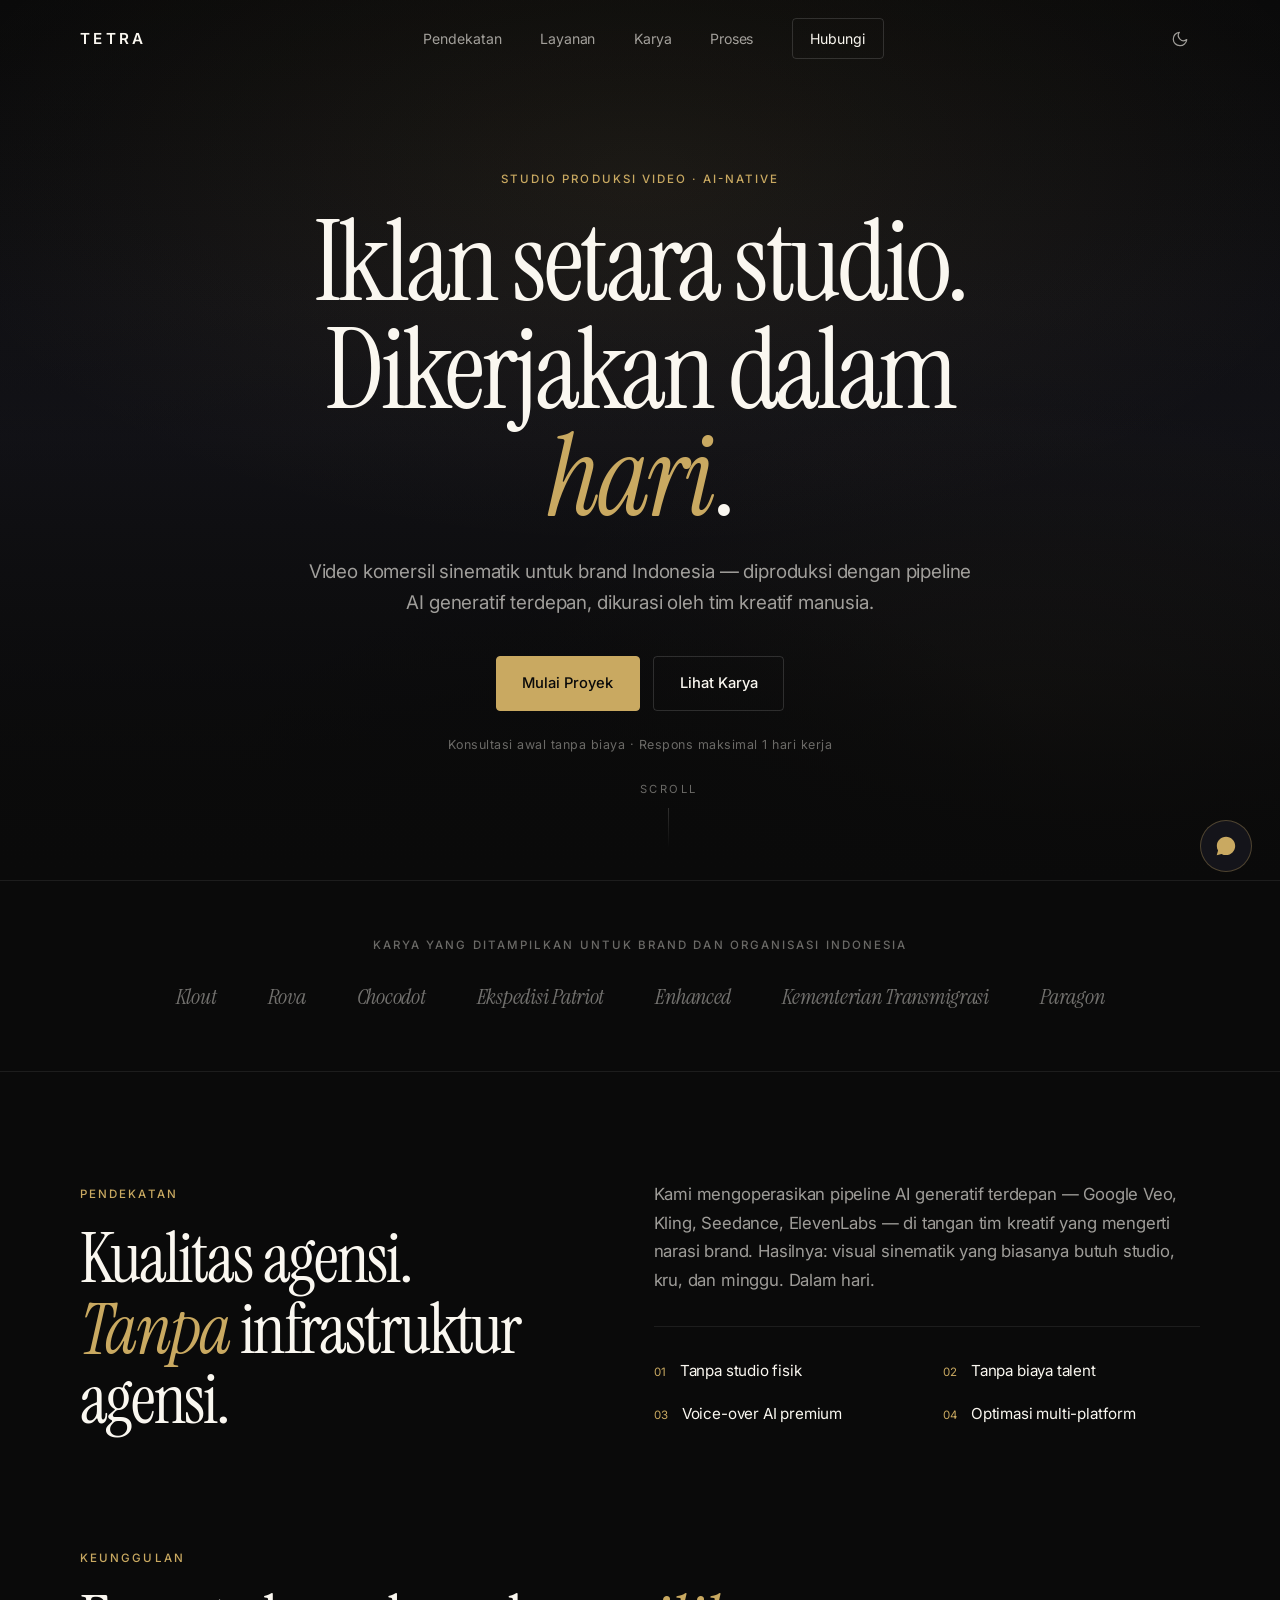
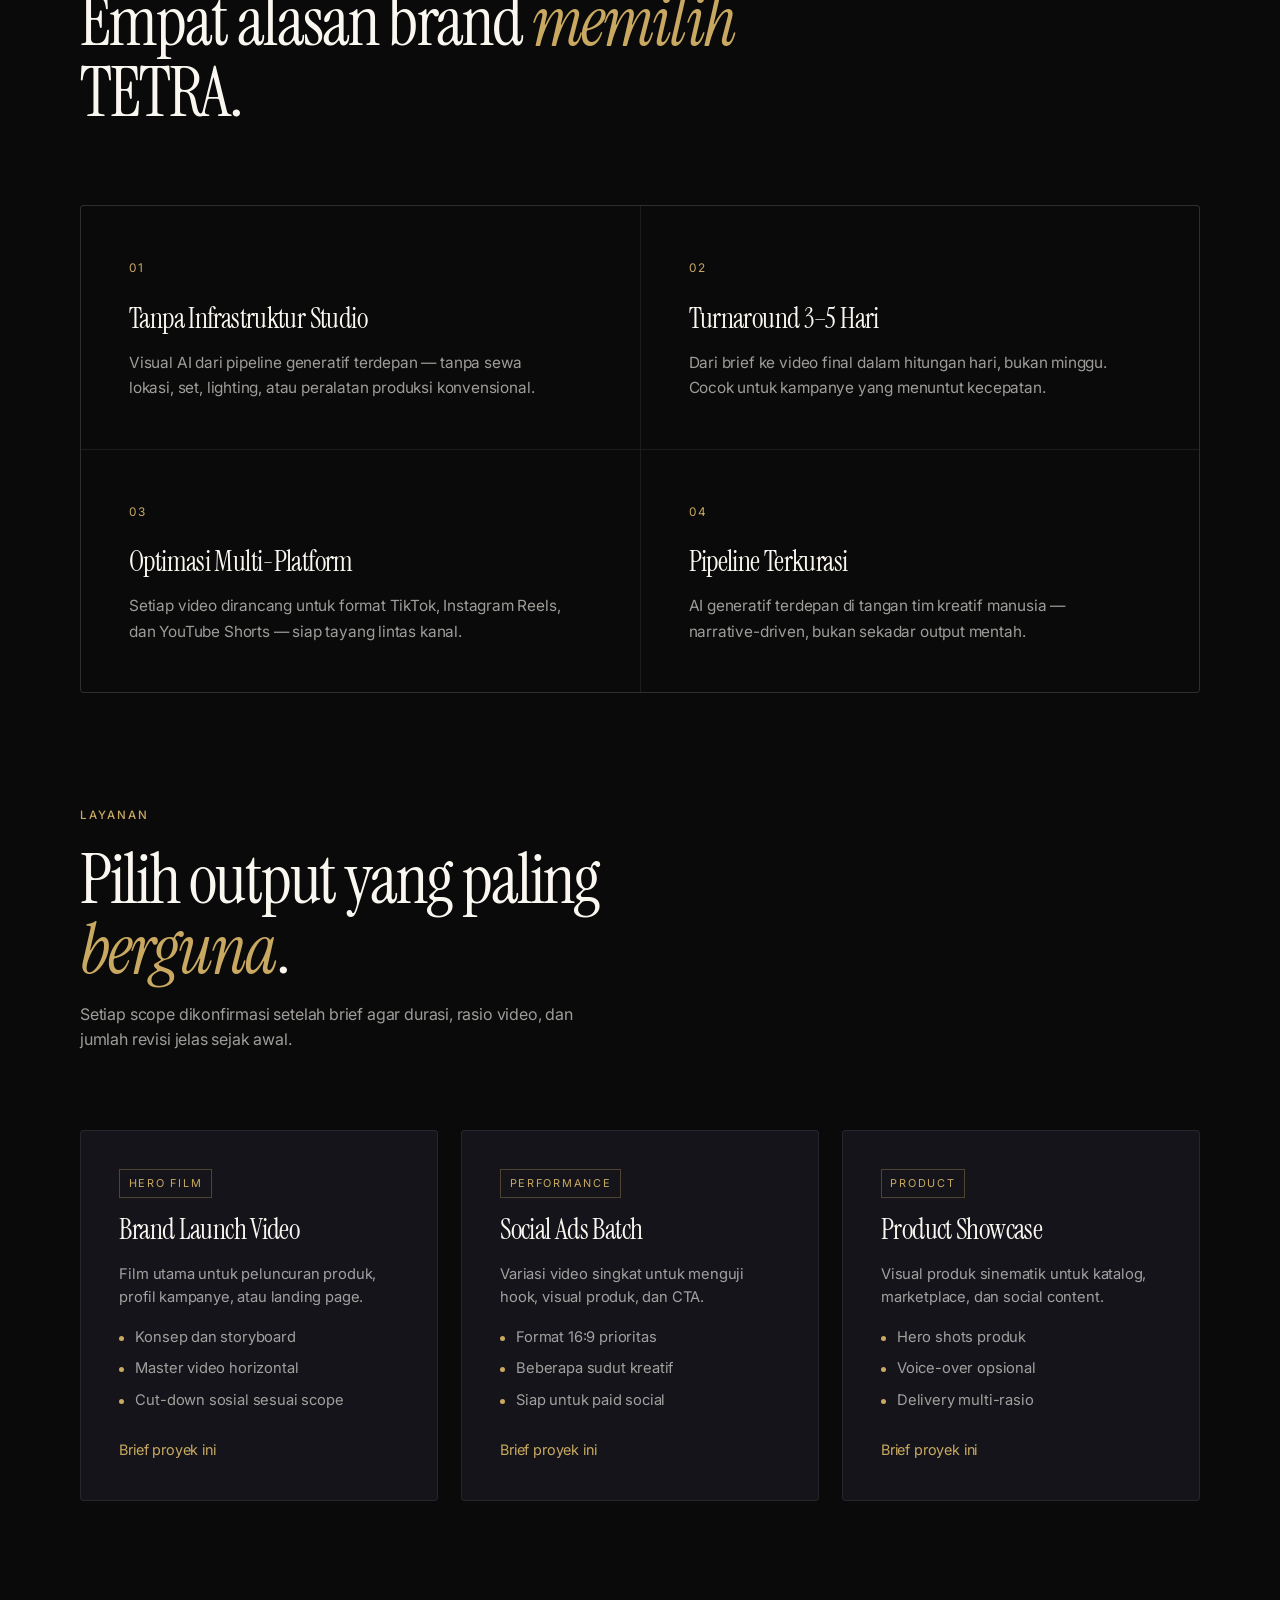
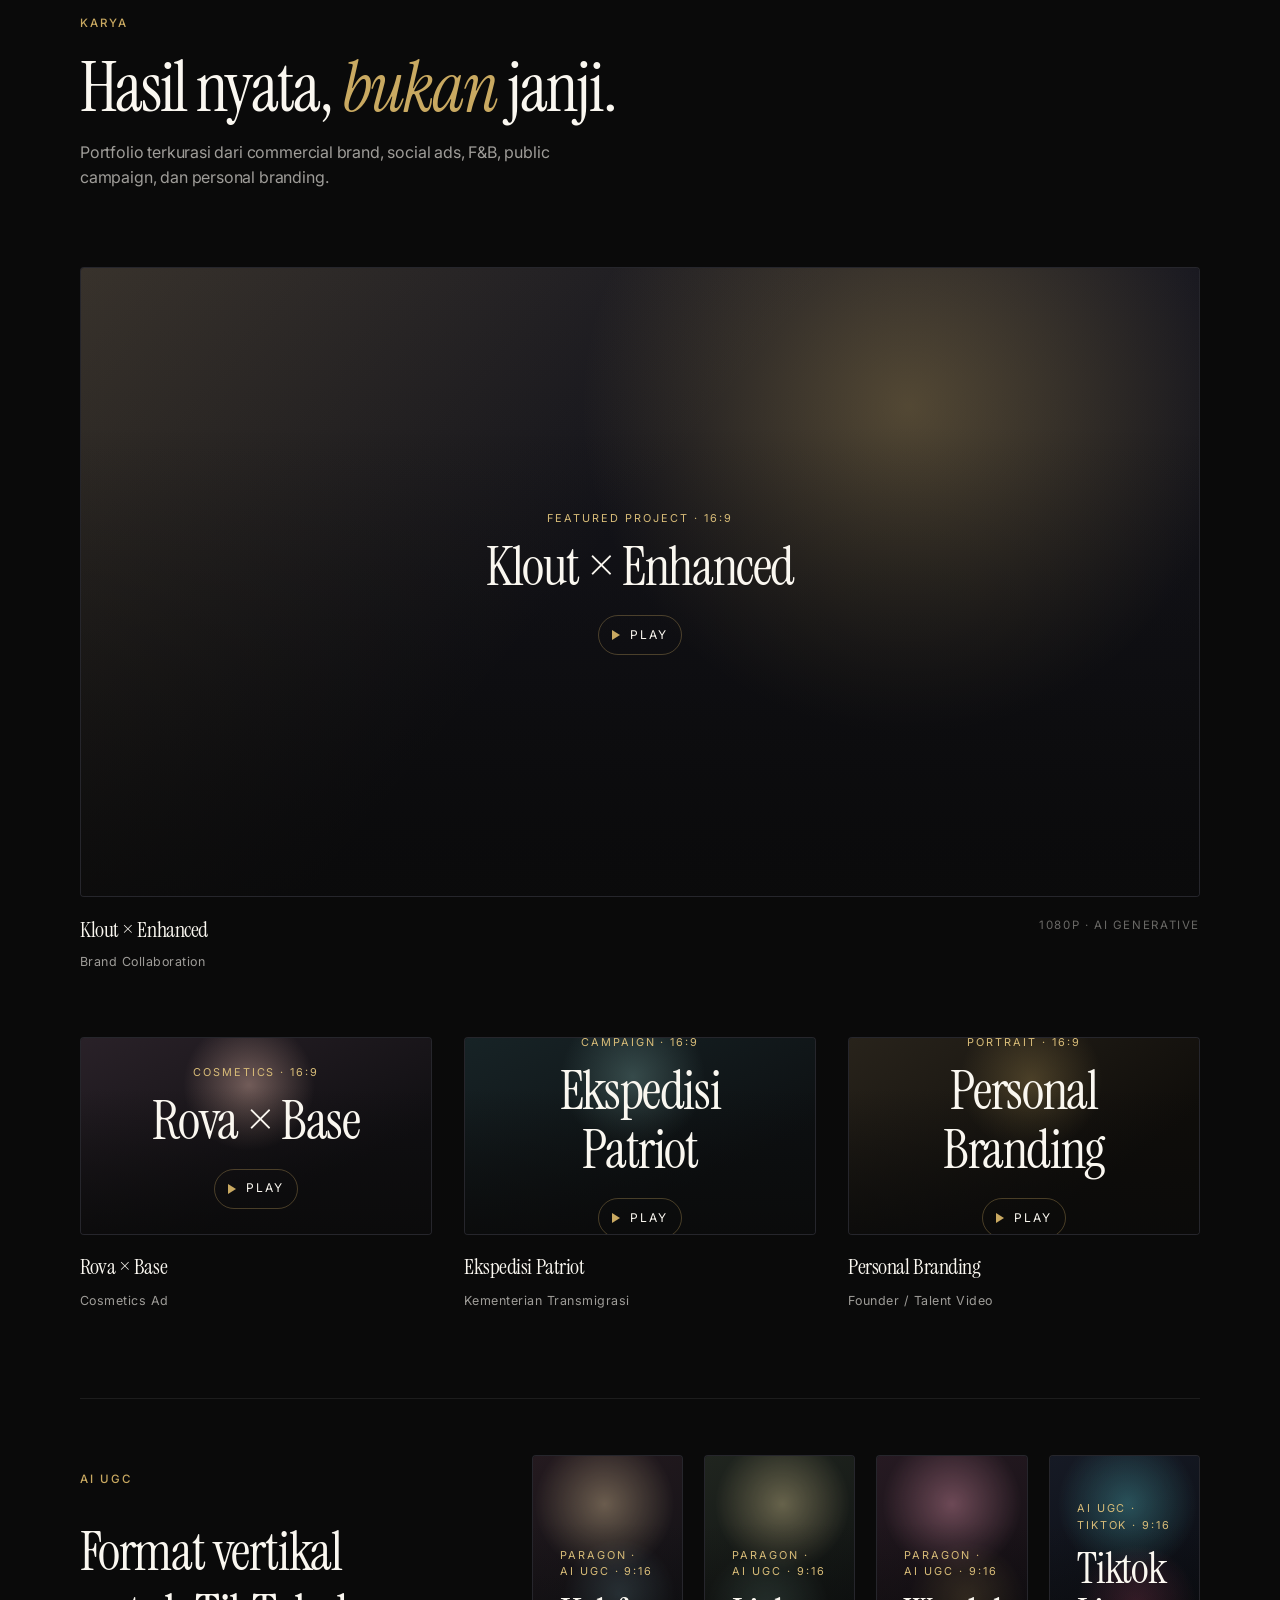
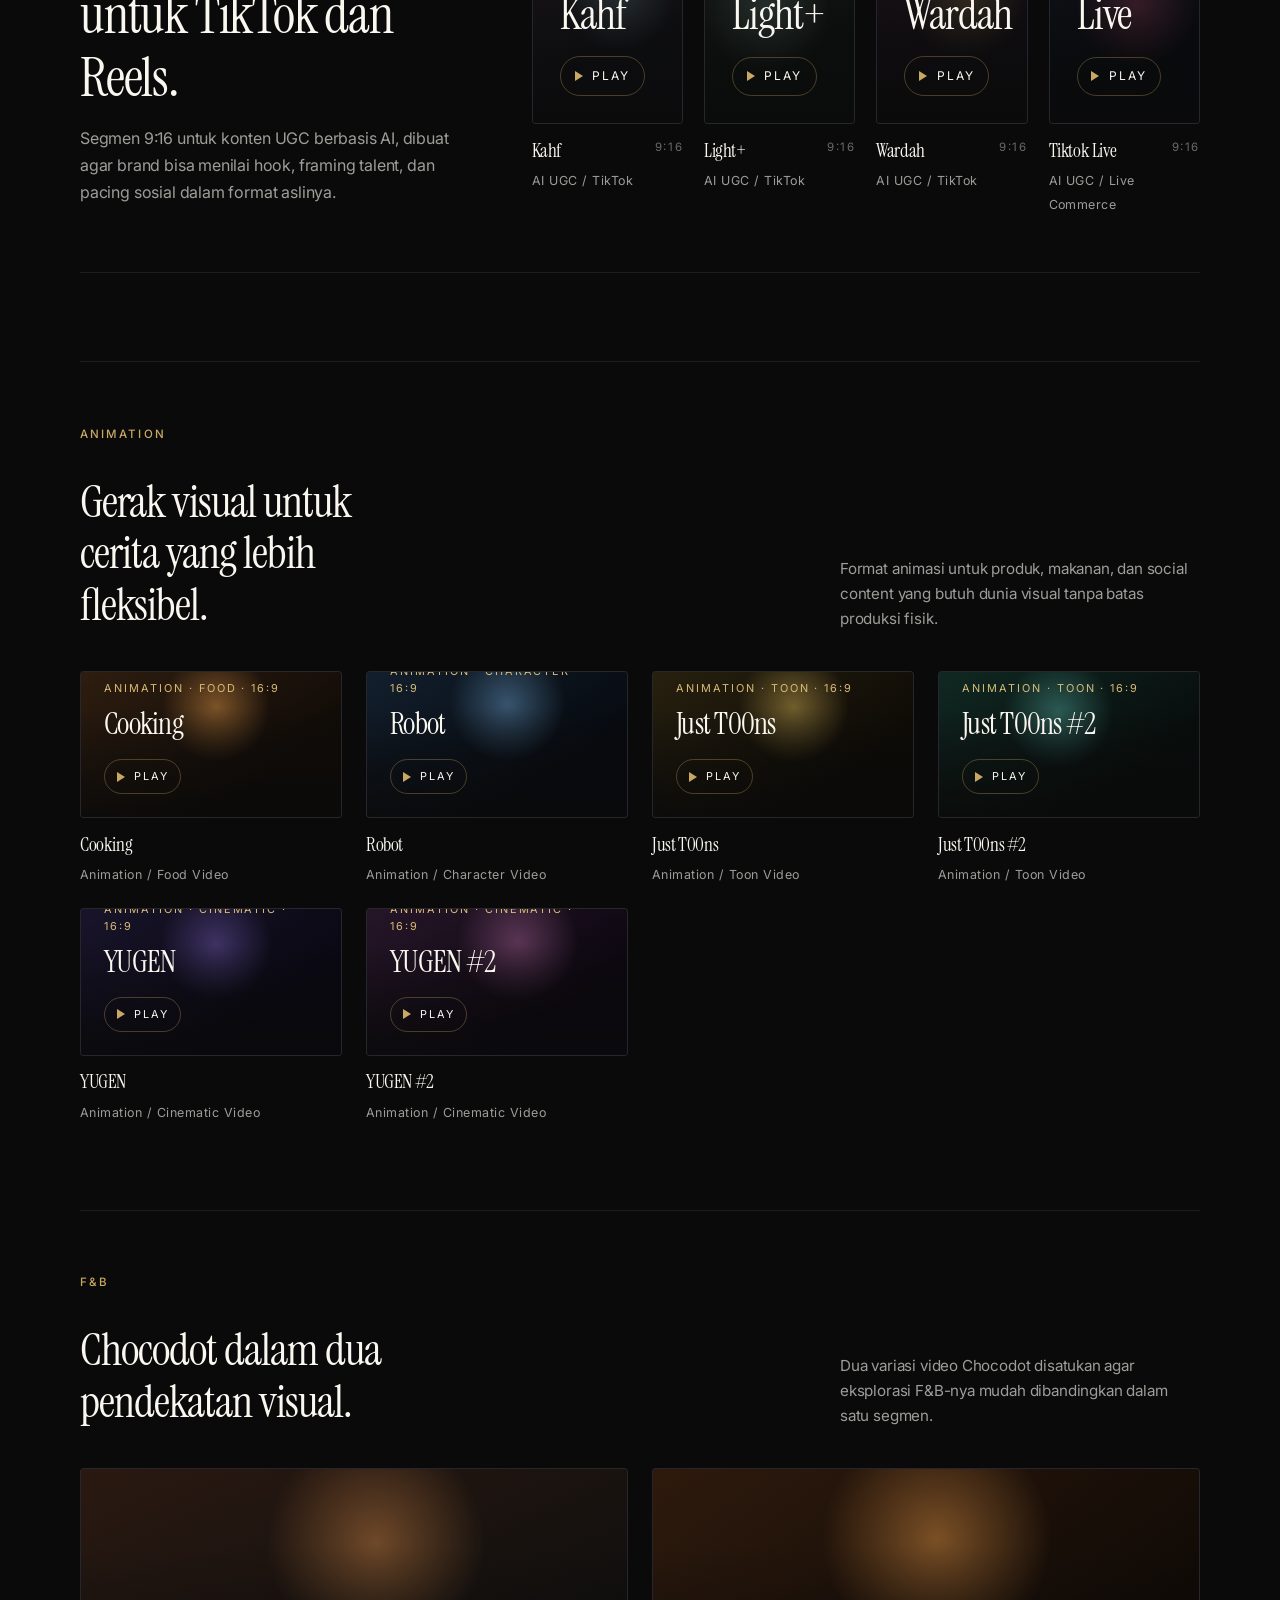
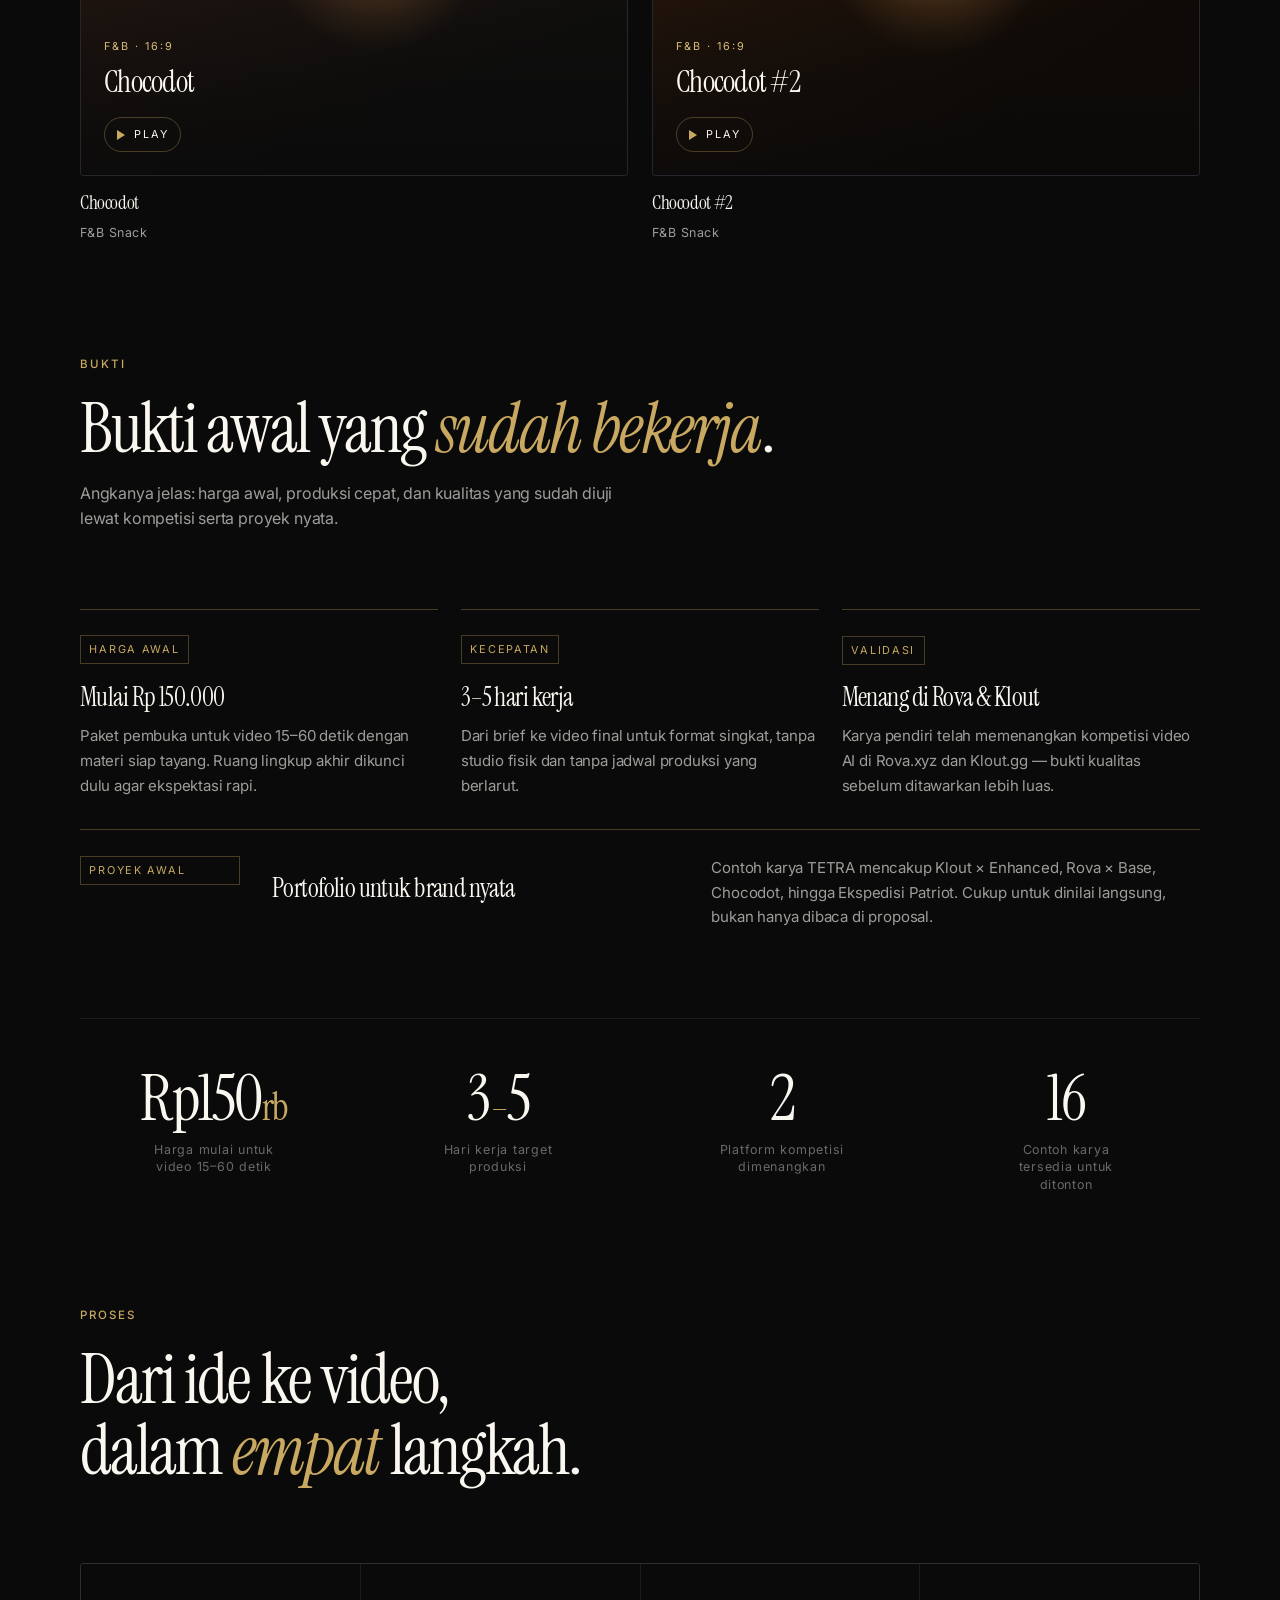
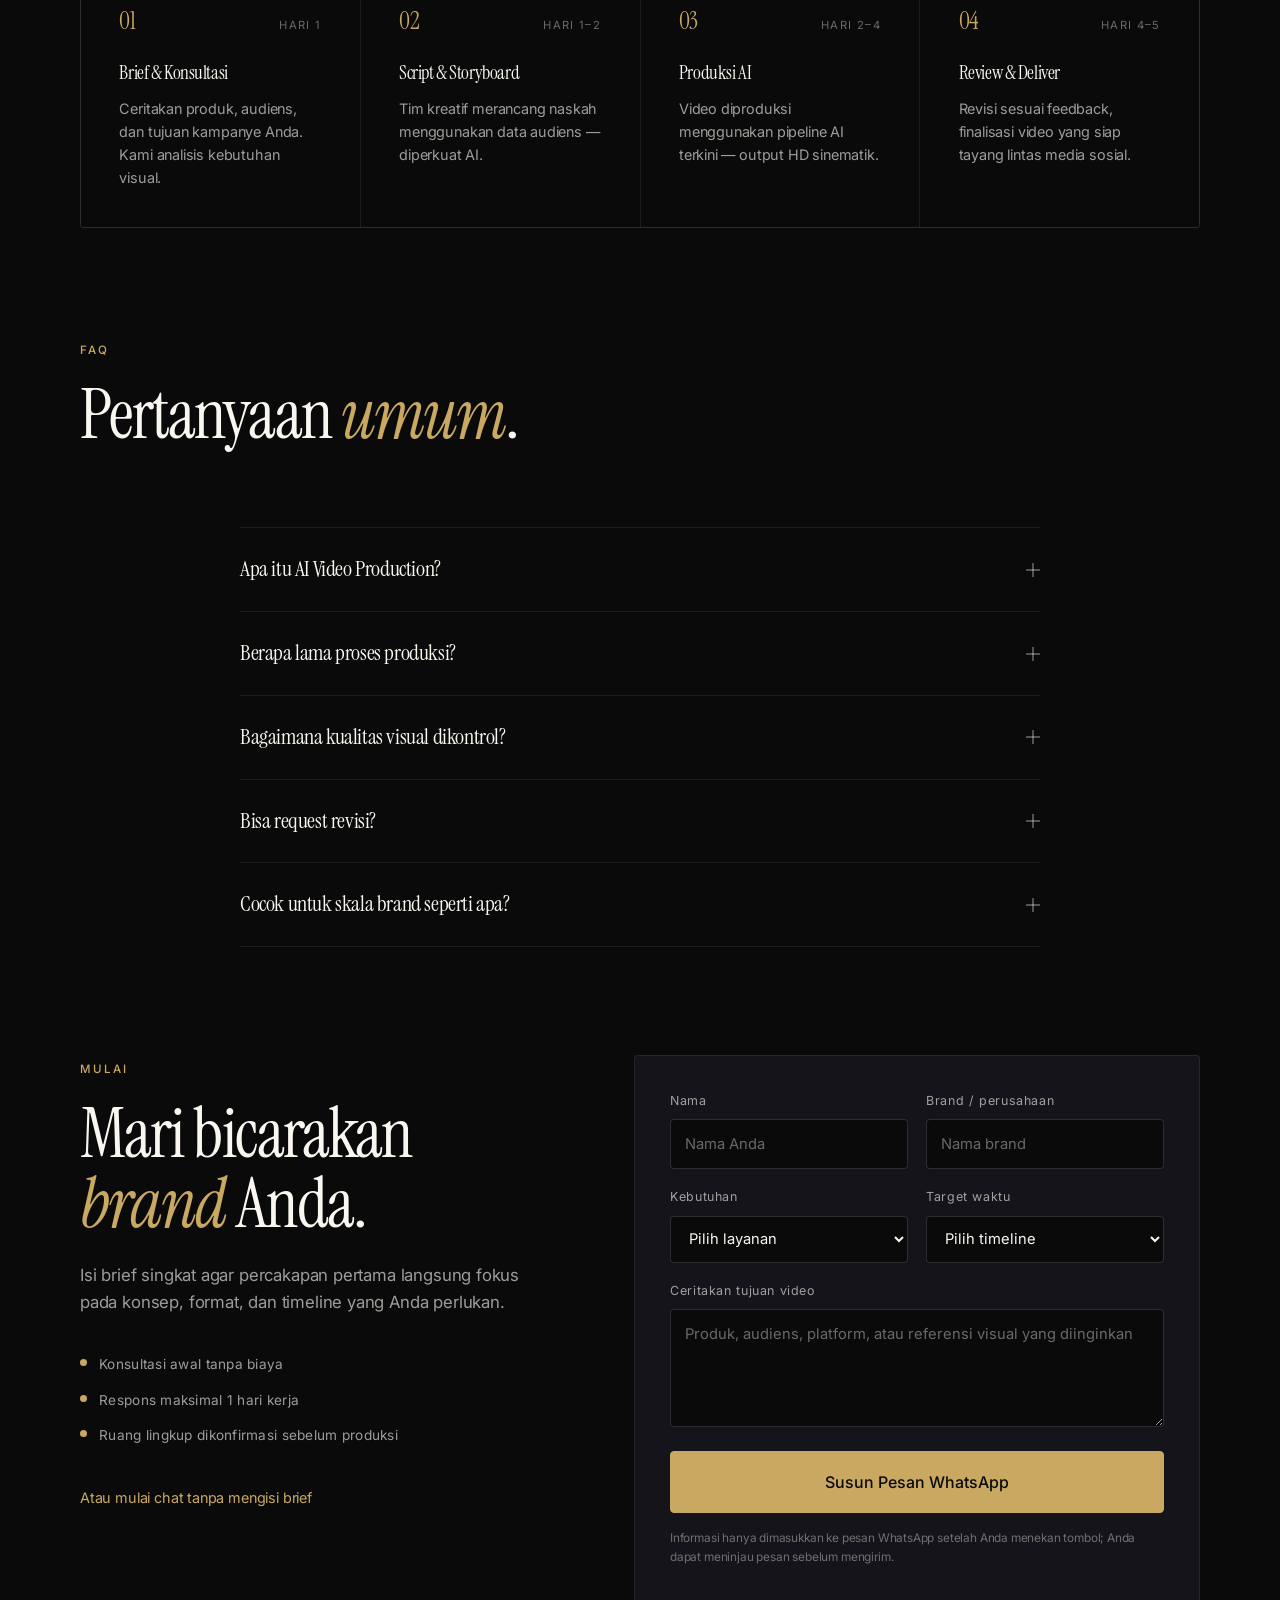
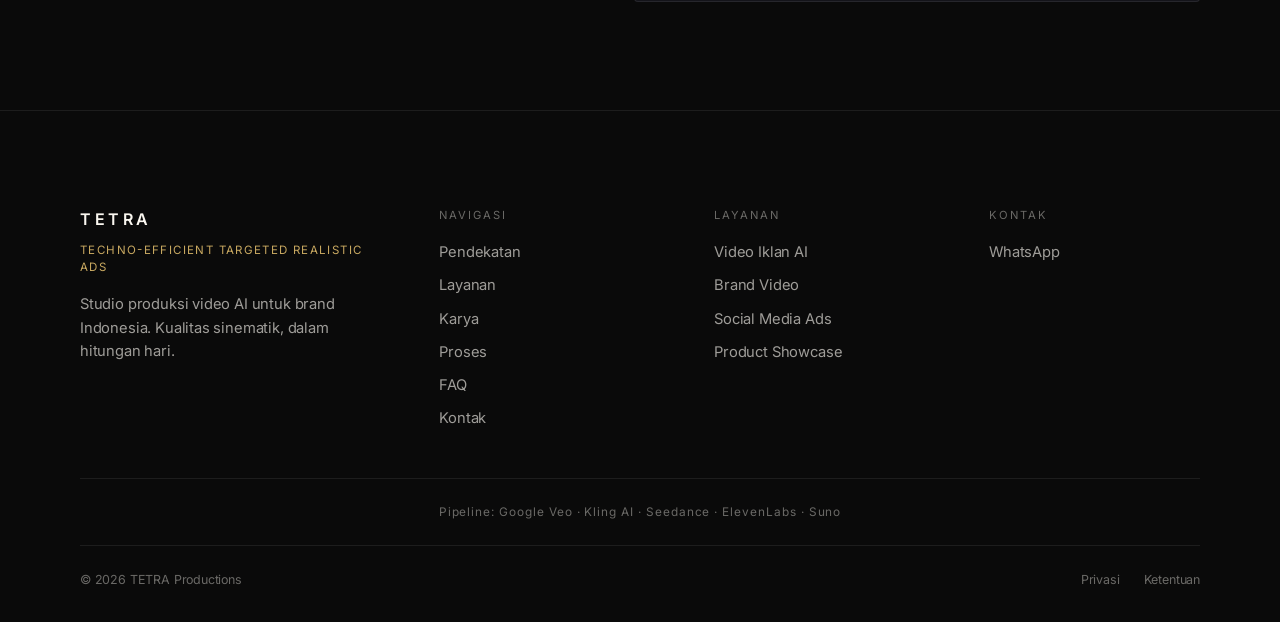
<file: index.html>
<!DOCTYPE html>
<html lang="id" data-theme="dark">

<head>
    <meta charset="UTF-8">
    <meta name="viewport" content="width=device-width, initial-scale=1.0">
    <title>TETRA — Studio Produksi Video AI untuk Brand Indonesia</title>
    <meta name="description"
        content="Iklan video sinematik setara agensi tradisional, diproduksi dalam hitungan hari dengan pipeline AI generatif terdepan. Untuk brand Indonesia yang menuntut kualitas.">
    <meta name="robots" content="index, follow">

    <!-- Open Graph -->
    <meta property="og:title" content="TETRA — Studio Produksi Video AI">
    <meta property="og:description" content="Iklan setara studio. Dikerjakan dalam hari. Pipeline AI generatif untuk brand Indonesia.">
    <meta property="og:type" content="website">
    <meta property="og:locale" content="id_ID">
    <meta name="twitter:card" content="summary_large_image">
    <meta name="twitter:title" content="TETRA — Studio Produksi Video AI">
    <meta name="twitter:description" content="Video komersil sinematik untuk brand Indonesia, diproduksi dengan pipeline AI dan arahan kreatif manusia.">

    <!-- Mobile / PWA -->
    <meta name="theme-color" content="#0A0A0A">
    <meta name="apple-mobile-web-app-capable" content="yes">
    <meta name="apple-mobile-web-app-status-bar-style" content="black-translucent">
    <meta name="format-detection" content="telephone=no">

    <!-- Fonts: Inter Variable (body) + Instrument Serif (display). Two families only. -->
    <link rel="preconnect" href="https://fonts.googleapis.com">
    <link rel="preconnect" href="https://fonts.gstatic.com" crossorigin>
    <link rel="preload" as="style"
        href="https://fonts.googleapis.com/css2?family=Inter:wght@400;500;600&family=Instrument+Serif:ital@0;1&display=swap">
    <link rel="stylesheet"
        href="https://fonts.googleapis.com/css2?family=Inter:wght@400;500;600&family=Instrument+Serif:ital@0;1&display=swap">

    <link rel="stylesheet" href="styles.css?v=20260524-ratio-lightbox">

    <script type="application/ld+json">
        {
            "@context": "https://schema.org",
            "@type": "ProfessionalService",
            "name": "TETRA Productions",
            "description": "Studio produksi video AI untuk brand Indonesia dengan arahan kreatif manusia.",
            "areaServed": "Indonesia",
            "serviceType": [
                "Video Iklan AI",
                "Brand Video",
                "Social Media Ads",
                "Product Showcase"
            ],
            "contactPoint": {
                "@type": "ContactPoint",
                "telephone": "+62-822-8390-5473",
                "contactType": "sales",
                "availableLanguage": "Indonesian"
            }
        }
    </script>
    <script type="application/ld+json">
        {
            "@context": "https://schema.org",
            "@type": "FAQPage",
            "mainEntity": [
                {
                    "@type": "Question",
                    "name": "Apa itu AI Video Production?",
                    "acceptedAnswer": {
                        "@type": "Answer",
                        "text": "Proses produksi video yang memanfaatkan alat generatif untuk visual, suara, atau iterasi kreatif, kemudian dikurasi dan diarahkan oleh tim manusia agar sesuai dengan identitas brand."
                    }
                },
                {
                    "@type": "Question",
                    "name": "Berapa lama proses produksi?",
                    "acceptedAnswer": {
                        "@type": "Answer",
                        "text": "Target pengerjaan proyek video singkat adalah 3 sampai 5 hari kerja setelah brief dan ruang lingkup disepakati. Durasi dapat menyesuaikan kompleksitas proyek."
                    }
                },
                {
                    "@type": "Question",
                    "name": "Bisa request revisi?",
                    "acceptedAnswer": {
                        "@type": "Answer",
                        "text": "Bisa. Jumlah putaran revisi dan deliverables akan disepakati dalam scope proyek sebelum produksi dimulai."
                    }
                }
            ]
        }
    </script>
</head>

<body>
    <a class="skip-link" href="#main-content">Lewati ke konten utama</a>
    <!-- ─── Navigation ─── -->
    <nav class="nav" id="nav">
        <div class="container nav-inner">
            <a href="#hero" class="nav-logo" aria-label="TETRA — beranda">
                <span class="nav-mark">TETRA</span>
            </a>
            <div class="nav-links" id="navLinks">
                <a href="#approach">Pendekatan</a>
                <a href="#services">Layanan</a>
                <a href="#work">Karya</a>
                <a href="#process">Proses</a>
                <a href="#contact" class="nav-cta">Hubungi</a>
            </div>
            <div class="nav-tools">
                <button class="theme-toggle" id="themeToggle" aria-label="Ganti tema terang/gelap">
                    <svg class="theme-icon icon-sun" width="18" height="18" viewBox="0 0 24 24" fill="none" stroke="currentColor" stroke-width="1.6" stroke-linecap="round" stroke-linejoin="round"><circle cx="12" cy="12" r="4"/><path d="M12 2v2M12 20v2M4.93 4.93l1.41 1.41M17.66 17.66l1.41 1.41M2 12h2M20 12h2M4.93 19.07l1.41-1.41M17.66 6.34l1.41-1.41"/></svg>
                    <svg class="theme-icon icon-moon" width="18" height="18" viewBox="0 0 24 24" fill="none" stroke="currentColor" stroke-width="1.6" stroke-linecap="round" stroke-linejoin="round"><path d="M21 12.79A9 9 0 1 1 11.21 3 7 7 0 0 0 21 12.79z"/></svg>
                </button>
                <button class="hamburger" id="hamburger" aria-label="Buka menu" aria-expanded="false">
                    <span></span><span></span>
                </button>
            </div>
        </div>
    </nav>

    <main id="main-content">
    <!-- ─── Hero ─── -->
    <header class="hero" id="hero">
        <!-- Gradient remains intentional until an approved brand showreel is provided. -->
        <div class="hero-media" aria-hidden="true">
            <div class="hero-scrim"></div>
        </div>

        <div class="container hero-inner">
            <span class="eyebrow reveal" data-reveal-delay="0">STUDIO PRODUKSI VIDEO · AI-NATIVE</span>
            <h1 class="hero-title">
                <span class="reveal" data-reveal-delay="80">Iklan setara studio.</span>
                <span class="reveal" data-reveal-delay="160">Dikerjakan dalam <em>hari</em>.</span>
            </h1>
            <p class="hero-sub reveal" data-reveal-delay="280">
                Video komersil sinematik untuk brand Indonesia — diproduksi dengan pipeline AI generatif terdepan, dikurasi oleh tim kreatif manusia.
            </p>
            <div class="hero-actions reveal" data-reveal-delay="360">
                <a href="#contact" class="btn btn-primary">Mulai Proyek</a>
                <a href="#work" class="btn btn-ghost">Lihat Karya</a>
            </div>
            <p class="hero-micro reveal" data-reveal-delay="440">Konsultasi awal tanpa biaya · Respons maksimal 1 hari kerja</p>
        </div>

        <div class="hero-foot reveal" data-reveal-delay="560">
            <span class="hero-foot-label">Scroll</span>
            <span class="hero-foot-line" aria-hidden="true"></span>
        </div>
    </header>

    <!-- ─── Brand Strip (clients) ─── -->
    <section class="brand-strip">
        <div class="container">
            <p class="brand-strip-label">Karya yang ditampilkan untuk brand dan organisasi Indonesia</p>
            <div class="brand-marks">
                <span class="brand-mark">Klout</span>
                <span class="brand-mark">Rova</span>
                <span class="brand-mark">Chocodot</span>
                <span class="brand-mark">Ekspedisi Patriot</span>
                <span class="brand-mark">Enhanced</span>
                <span class="brand-mark">Kementerian Transmigrasi</span>
                <span class="brand-mark">Paragon</span>
            </div>
        </div>
    </section>

    <!-- ─── Approach ─── -->
    <section class="section section-approach" id="approach">
        <div class="container approach-grid">
            <div class="approach-lead">
                <span class="section-label">Pendekatan</span>
                <h2 class="display">Kualitas agensi.<br><em>Tanpa</em> infrastruktur agensi.</h2>
            </div>
            <div class="approach-body">
                <p>Kami mengoperasikan pipeline AI generatif terdepan — Google Veo, Kling, Seedance, ElevenLabs — di tangan tim kreatif yang mengerti narasi brand. Hasilnya: visual sinematik yang biasanya butuh studio, kru, dan minggu. Dalam hari.</p>
                <ul class="approach-list">
                    <li><span>01</span> Tanpa studio fisik</li>
                    <li><span>02</span> Tanpa biaya talent</li>
                    <li><span>03</span> Voice-over AI premium</li>
                    <li><span>04</span> Optimasi multi-platform</li>
                </ul>
            </div>
        </div>
    </section>

    <!-- ─── Features (Why TETRA) ─── -->
    <section class="section section-features" id="features">
        <div class="container">
            <header class="section-head">
                <span class="section-label">Keunggulan</span>
                <h2 class="display">Empat alasan brand <em>memilih</em> TETRA.</h2>
            </header>

            <div class="feature-grid">
                <article class="feature-card">
                    <span class="feature-num">01</span>
                    <h3>Tanpa Infrastruktur Studio</h3>
                    <p>Visual AI dari pipeline generatif terdepan — tanpa sewa lokasi, set, lighting, atau peralatan produksi konvensional.</p>
                </article>
                <article class="feature-card">
                    <span class="feature-num">02</span>
                    <h3>Turnaround 3–5 Hari</h3>
                    <p>Dari brief ke video final dalam hitungan hari, bukan minggu. Cocok untuk kampanye yang menuntut kecepatan.</p>
                </article>
                <article class="feature-card">
                    <span class="feature-num">03</span>
                    <h3>Optimasi Multi-Platform</h3>
                    <p>Setiap video dirancang untuk format TikTok, Instagram Reels, dan YouTube Shorts — siap tayang lintas kanal.</p>
                </article>
                <article class="feature-card">
                    <span class="feature-num">04</span>
                    <h3>Pipeline Terkurasi</h3>
                    <p>AI generatif terdepan di tangan tim kreatif manusia — narrative-driven, bukan sekadar output mentah.</p>
                </article>
            </div>
        </div>
    </section>

    <!-- ─── Services ─── -->
    <section class="section section-services" id="services">
        <div class="container">
            <header class="section-head">
                <span class="section-label">Layanan</span>
                <h2 class="display">Pilih output yang paling <em>berguna</em>.</h2>
                <p class="section-desc">Setiap scope dikonfirmasi setelah brief agar durasi, rasio video, dan jumlah revisi jelas sejak awal.</p>
            </header>
            <div class="package-grid">
                <article class="package-card">
                    <span class="package-label">Hero Film</span>
                    <h3>Brand Launch Video</h3>
                    <p>Film utama untuk peluncuran produk, profil kampanye, atau landing page.</p>
                    <ul>
                        <li>Konsep dan storyboard</li>
                        <li>Master video horizontal</li>
                        <li>Cut-down sosial sesuai scope</li>
                    </ul>
                    <a href="#contact" class="text-link">Brief proyek ini</a>
                </article>
                <article class="package-card">
                    <span class="package-label">Performance</span>
                    <h3>Social Ads Batch</h3>
                    <p>Variasi video singkat untuk menguji hook, visual produk, dan CTA.</p>
                    <ul>
                        <li>Format 16:9 prioritas</li>
                        <li>Beberapa sudut kreatif</li>
                        <li>Siap untuk paid social</li>
                    </ul>
                    <a href="#contact" class="text-link">Brief proyek ini</a>
                </article>
                <article class="package-card">
                    <span class="package-label">Product</span>
                    <h3>Product Showcase</h3>
                    <p>Visual produk sinematik untuk katalog, marketplace, dan social content.</p>
                    <ul>
                        <li>Hero shots produk</li>
                        <li>Voice-over opsional</li>
                        <li>Delivery multi-rasio</li>
                    </ul>
                    <a href="#contact" class="text-link">Brief proyek ini</a>
                </article>
            </div>
        </div>
    </section>

    <!-- ─── Showcase (Karya) ─── -->
    <section class="section section-work" id="work">
        <div class="container">
            <header class="section-head">
                <span class="section-label">Karya</span>
                <h2 class="display">Hasil nyata, <em>bukan</em> janji.</h2>
                <p class="section-desc">Portfolio terkurasi dari commercial brand, social ads, F&amp;B, public campaign, dan personal branding.</p>
            </header>

            <!-- Featured -->
            <figure class="work-featured">
                <div class="work-media work-media-wide video-embed cover-klout"
                    data-src="https://drive.google.com/file/d/1eVtVDagpVjFqkCO-XlD7D9DQ8VUdJgtZ/preview"
                    data-title="Klout x Enhanced — Brand Collaboration">
                    <button class="video-placeholder" type="button" aria-label="Putar video Klout x Enhanced">
                        <span class="video-kicker">Featured project · 16:9</span>
                        <span class="video-name">Klout × Enhanced</span>
                        <span class="play-button" aria-hidden="true">Play</span>
                    </button>
                </div>
                <figcaption class="work-cap">
                    <div>
                        <h3 class="work-title">Klout × Enhanced</h3>
                        <span class="work-tag">Brand Collaboration</span>
                    </div>
                    <span class="work-meta">1080p · AI Generative</span>
                </figcaption>
            </figure>

            <!-- Trio grid -->
            <div class="work-trio">
                <figure class="work-card">
                    <div class="work-media work-media-wide video-embed cover-rova"
                        data-src="https://drive.google.com/file/d/19JUOMMnBFKYXe2lNng1xgYRhy5OUyIf5/preview"
                        data-title="Rova x Base — Cosmetics Ad">
                        <button class="video-placeholder" type="button" aria-label="Putar video Rova x Base">
                            <span class="video-kicker">Cosmetics · 16:9</span>
                            <span class="video-name">Rova × Base</span>
                            <span class="play-button" aria-hidden="true">Play</span>
                        </button>
                    </div>
                    <figcaption class="work-cap">
                        <h3 class="work-title">Rova × Base</h3>
                        <span class="work-tag">Cosmetics Ad</span>
                    </figcaption>
                </figure>
                <figure class="work-card">
                    <div class="work-media work-media-wide video-embed cover-patriot"
                        data-src="https://drive.google.com/file/d/1i_JkVnh2p4sb-p_VJhJwmnfqSl0GWBc1/preview"
                        data-title="Ekspedisi Patriot — Kementerian Transmigrasi">
                        <button class="video-placeholder" type="button" aria-label="Putar video Ekspedisi Patriot">
                            <span class="video-kicker">Campaign · 16:9</span>
                            <span class="video-name">Ekspedisi Patriot</span>
                            <span class="play-button" aria-hidden="true">Play</span>
                        </button>
                    </div>
                    <figcaption class="work-cap">
                        <h3 class="work-title">Ekspedisi Patriot</h3>
                        <span class="work-tag">Kementerian Transmigrasi</span>
                    </figcaption>
                </figure>
                <figure class="work-card">
                    <div class="work-media work-media-wide video-embed cover-personal"
                        data-src="https://drive.google.com/file/d/17XMlGXFoFAT2NtqNNRdtBwtmYIBpVOPx/preview"
                        data-title="Personal Branding">
                        <button class="video-placeholder" type="button" aria-label="Putar video Personal Branding">
                            <span class="video-kicker">Portrait · 16:9</span>
                            <span class="video-name">Personal Branding</span>
                            <span class="play-button" aria-hidden="true">Play</span>
                        </button>
                    </div>
                    <figcaption class="work-cap">
                        <h3 class="work-title">Personal Branding</h3>
                        <span class="work-tag">Founder / Talent Video</span>
                    </figcaption>
                </figure>
            </div>

            <div class="ugc-showcase">
                <div class="ugc-copy">
                    <span class="section-label">AI UGC</span>
                    <h3>Format vertikal untuk TikTok dan Reels.</h3>
                    <p>Segmen 9:16 untuk konten UGC berbasis AI, dibuat agar brand bisa menilai hook, framing talent, dan pacing sosial dalam format aslinya.</p>
                </div>
                <div class="ugc-reel-grid">
                    <figure class="ugc-card">
                        <div class="work-media work-media-portrait cover-kahf video-embed"
                            data-src="/videos/kahf.mp4"
                            data-ratio="portrait"
                            data-title="Kahf — AI UGC TikTok">
                            <button class="video-placeholder" type="button" aria-label="Putar video Kahf AI UGC">
                                <span class="video-kicker">Paragon · AI UGC · 9:16</span>
                                <span class="video-name">Kahf</span>
                                <span class="play-button" aria-hidden="true">Play</span>
                            </button>
                        </div>
                        <figcaption class="work-cap">
                            <div>
                                <h3 class="work-title">Kahf</h3>
                                <span class="work-tag">AI UGC / TikTok</span>
                            </div>
                            <span class="work-meta">9:16</span>
                        </figcaption>
                    </figure>
                    <figure class="ugc-card">
                        <div class="work-media work-media-portrait cover-light video-embed"
                            data-src="/videos/light-plus.mp4"
                            data-ratio="portrait"
                            data-title="Light+ — AI UGC TikTok">
                            <button class="video-placeholder" type="button" aria-label="Putar video Light+ AI UGC">
                                <span class="video-kicker">Paragon · AI UGC · 9:16</span>
                                <span class="video-name">Light+</span>
                                <span class="play-button" aria-hidden="true">Play</span>
                            </button>
                        </div>
                        <figcaption class="work-cap">
                            <div>
                                <h3 class="work-title">Light+</h3>
                                <span class="work-tag">AI UGC / TikTok</span>
                            </div>
                            <span class="work-meta">9:16</span>
                        </figcaption>
                    </figure>
                    <figure class="ugc-card">
                        <div class="work-media work-media-portrait cover-wardah video-embed"
                            data-src="/videos/wardah.mp4"
                            data-ratio="portrait"
                            data-title="Wardah — AI UGC TikTok">
                            <button class="video-placeholder" type="button" aria-label="Putar video Wardah AI UGC">
                                <span class="video-kicker">Paragon · AI UGC · 9:16</span>
                                <span class="video-name">Wardah</span>
                                <span class="play-button" aria-hidden="true">Play</span>
                            </button>
                        </div>
                        <figcaption class="work-cap">
                            <div>
                                <h3 class="work-title">Wardah</h3>
                                <span class="work-tag">AI UGC / TikTok</span>
                            </div>
                            <span class="work-meta">9:16</span>
                        </figcaption>
                    </figure>
                    <figure class="ugc-card">
                        <div class="work-media work-media-portrait cover-tiktok-live video-embed"
                            data-src="/videos/tiktok-live.mp4"
                            data-ratio="portrait"
                            data-title="Tiktok Live — AI UGC TikTok">
                            <button class="video-placeholder" type="button" aria-label="Putar video Tiktok Live AI UGC">
                                <span class="video-kicker">AI UGC · TikTok · 9:16</span>
                                <span class="video-name">Tiktok Live</span>
                                <span class="play-button" aria-hidden="true">Play</span>
                            </button>
                        </div>
                        <figcaption class="work-cap">
                            <div>
                                <h3 class="work-title">Tiktok Live</h3>
                                <span class="work-tag">AI UGC / Live Commerce</span>
                            </div>
                            <span class="work-meta">9:16</span>
                        </figcaption>
                    </figure>
                </div>
            </div>

            <div class="work-segment">
                <div class="segment-head">
                    <div>
                        <span class="section-label">Animation</span>
                        <h3>Gerak visual untuk cerita yang lebih fleksibel.</h3>
                    </div>
                    <p>Format animasi untuk produk, makanan, dan social content yang butuh dunia visual tanpa batas produksi fisik.</p>
                </div>
                <div class="segment-grid segment-grid-four">
                    <figure class="portfolio-card">
                        <div class="work-media work-media-compact video-embed cover-cooking"
                            data-src="/videos/cooking.mp4"
                            data-title="Cooking — Animation">
                            <button class="video-placeholder" type="button" aria-label="Putar video Cooking">
                                <span class="video-kicker">Animation · Food · 16:9</span>
                                <span class="video-name">Cooking</span>
                                <span class="play-button" aria-hidden="true">Play</span>
                            </button>
                        </div>
                        <figcaption class="work-cap"><h3 class="work-title">Cooking</h3><span class="work-tag">Animation / Food Video</span></figcaption>
                    </figure>
                    <figure class="portfolio-card">
                        <div class="work-media work-media-compact video-embed cover-robot"
                            data-src="/videos/robot.mp4"
                            data-title="Robot — Animation">
                            <button class="video-placeholder" type="button" aria-label="Putar video Robot">
                                <span class="video-kicker">Animation · Character · 16:9</span>
                                <span class="video-name">Robot</span>
                                <span class="play-button" aria-hidden="true">Play</span>
                            </button>
                        </div>
                        <figcaption class="work-cap"><h3 class="work-title">Robot</h3><span class="work-tag">Animation / Character Video</span></figcaption>
                    </figure>
                    <figure class="portfolio-card">
                        <div class="work-media work-media-compact video-embed cover-just-toons"
                            data-src="/videos/just-t00ns.mp4"
                            data-title="Just T00ns — Animation">
                            <button class="video-placeholder" type="button" aria-label="Putar video Just T00ns">
                                <span class="video-kicker">Animation · Toon · 16:9</span>
                                <span class="video-name">Just T00ns</span>
                                <span class="play-button" aria-hidden="true">Play</span>
                            </button>
                        </div>
                        <figcaption class="work-cap"><h3 class="work-title">Just T00ns</h3><span class="work-tag">Animation / Toon Video</span></figcaption>
                    </figure>
                    <figure class="portfolio-card">
                        <div class="work-media work-media-compact video-embed cover-just-toons-alt"
                            data-src="/videos/just-t00ns-2.mp4"
                            data-title="Just T00ns #2 - Animation">
                            <button class="video-placeholder" type="button" aria-label="Putar video Just T00ns kedua">
                                <span class="video-kicker">Animation &middot; Toon &middot; 16:9</span>
                                <span class="video-name">Just T00ns #2</span>
                                <span class="play-button" aria-hidden="true">Play</span>
                            </button>
                        </div>
                        <figcaption class="work-cap"><h3 class="work-title">Just T00ns #2</h3><span class="work-tag">Animation / Toon Video</span></figcaption>
                    </figure>
                    <figure class="portfolio-card">
                        <div class="work-media work-media-compact video-embed cover-yugen"
                            data-src="/videos/yugen.mp4"
                            data-title="YUGEN — Animation">
                            <button class="video-placeholder" type="button" aria-label="Putar video YUGEN">
                                <span class="video-kicker">Animation · Cinematic · 16:9</span>
                                <span class="video-name">YUGEN</span>
                                <span class="play-button" aria-hidden="true">Play</span>
                            </button>
                        </div>
                        <figcaption class="work-cap"><h3 class="work-title">YUGEN</h3><span class="work-tag">Animation / Cinematic Video</span></figcaption>
                    </figure>
                    <figure class="portfolio-card">
                        <div class="work-media work-media-compact video-embed cover-yugen-alt"
                            data-src="/videos/yugen-2.mp4"
                            data-title="YUGEN #2 - Animation">
                            <button class="video-placeholder" type="button" aria-label="Putar video YUGEN kedua">
                                <span class="video-kicker">Animation &middot; Cinematic &middot; 16:9</span>
                                <span class="video-name">YUGEN #2</span>
                                <span class="play-button" aria-hidden="true">Play</span>
                            </button>
                        </div>
                        <figcaption class="work-cap"><h3 class="work-title">YUGEN #2</h3><span class="work-tag">Animation / Cinematic Video</span></figcaption>
                    </figure>
                </div>
            </div>

            <div class="work-segment">
                <div class="segment-head">
                    <div>
                        <span class="section-label">F&amp;B</span>
                        <h3>Chocodot dalam dua pendekatan visual.</h3>
                    </div>
                    <p>Dua variasi video Chocodot disatukan agar eksplorasi F&amp;B-nya mudah dibandingkan dalam satu segmen.</p>
                </div>
                <div class="segment-grid segment-grid-two">
                    <figure class="portfolio-card">
                        <div class="work-media work-media-compact video-embed cover-chocodot"
                            data-src="https://drive.google.com/file/d/1yJ6HZc7f_QaGAdREz9U8FoFIe3eE-5II/preview"
                            data-title="Chocodot — F&B Snack">
                            <button class="video-placeholder" type="button" aria-label="Putar video Chocodot">
                                <span class="video-kicker">F&amp;B · 16:9</span>
                                <span class="video-name">Chocodot</span>
                                <span class="play-button" aria-hidden="true">Play</span>
                            </button>
                        </div>
                        <figcaption class="work-cap"><h3 class="work-title">Chocodot</h3><span class="work-tag">F&amp;B Snack</span></figcaption>
                    </figure>
                    <figure class="portfolio-card">
                        <div class="work-media work-media-compact video-embed cover-chocodot-alt"
                            data-src="https://drive.google.com/file/d/1ku7ADpY2LKVu2ojV3LmY8NTLlaJAdP_U/preview"
                            data-title="Chocodot #2">
                            <button class="video-placeholder" type="button" aria-label="Putar video Chocodot versi kedua">
                                <span class="video-kicker">F&amp;B · 16:9</span>
                                <span class="video-name">Chocodot #2</span>
                                <span class="play-button" aria-hidden="true">Play</span>
                            </button>
                        </div>
                        <figcaption class="work-cap"><h3 class="work-title">Chocodot #2</h3><span class="work-tag">F&amp;B Snack</span></figcaption>
                    </figure>
                </div>
            </div>
        </div>
    </section>

    <!-- ─── Proof ─── -->
    <section class="section section-proof" id="proof">
        <div class="container">
            <header class="section-head">
                <span class="section-label">Bukti</span>
                <h2 class="display">Bukti awal yang <em>sudah bekerja</em>.</h2>
                <p class="section-desc">Angkanya jelas: harga awal, produksi cepat, dan kualitas yang sudah diuji lewat kompetisi serta proyek nyata.</p>
            </header>

            <div class="proof-grid">
                <article class="proof-card">
                    <span class="proof-card-label">Harga Awal</span>
                    <h3>Mulai Rp 150.000</h3>
                    <p>Paket pembuka untuk video 15–60 detik dengan materi siap tayang. Ruang lingkup akhir dikunci dulu agar ekspektasi rapi.</p>
                </article>
                <article class="proof-card">
                    <span class="proof-card-label">Kecepatan</span>
                    <h3>3–5 hari kerja</h3>
                    <p>Dari brief ke video final untuk format singkat, tanpa studio fisik dan tanpa jadwal produksi yang berlarut.</p>
                </article>
                <article class="proof-card">
                    <span class="proof-card-label">Validasi</span>
                    <h3>Menang di Rova & Klout</h3>
                    <p>Karya pendiri telah memenangkan kompetisi video AI di Rova.xyz dan Klout.gg — bukti kualitas sebelum ditawarkan lebih luas.</p>
                </article>
                <article class="proof-card proof-card-wide">
                    <span class="proof-card-label">Proyek Awal</span>
                    <h3>Portofolio untuk brand nyata</h3>
                    <p>Contoh karya TETRA mencakup Klout × Enhanced, Rova × Base, Chocodot, hingga Ekspedisi Patriot. Cukup untuk dinilai langsung, bukan hanya dibaca di proposal.</p>
                </article>
            </div>

            <div class="proof-stats">
                <div class="proof-stat">
                    <span class="proof-num">Rp150<i>rb</i></span>
                    <span class="proof-label">Harga mulai untuk video 15–60 detik</span>
                </div>
                <div class="proof-stat">
                    <span class="proof-num">3<i>–</i>5</span>
                    <span class="proof-label">Hari kerja target produksi</span>
                </div>
                <div class="proof-stat">
                    <span class="proof-num">2</span>
                    <span class="proof-label">Platform kompetisi dimenangkan</span>
                </div>
                <div class="proof-stat">
                    <span class="proof-num">16</span>
                    <span class="proof-label">Contoh karya tersedia untuk ditonton</span>
                </div>
            </div>
        </div>
    </section>

    <!-- ─── Process ─── -->
    <section class="section section-process" id="process">
        <div class="container">
            <header class="section-head">
                <span class="section-label">Proses</span>
                <h2 class="display">Dari ide ke video,<br>dalam <em>empat</em> langkah.</h2>
            </header>

            <ol class="process">
                <li class="process-step">
                    <div class="process-head">
                        <span class="process-num">01</span>
                        <span class="process-time">Hari 1</span>
                    </div>
                    <h3>Brief & Konsultasi</h3>
                    <p>Ceritakan produk, audiens, dan tujuan kampanye Anda. Kami analisis kebutuhan visual.</p>
                </li>
                <li class="process-step">
                    <div class="process-head">
                        <span class="process-num">02</span>
                        <span class="process-time">Hari 1–2</span>
                    </div>
                    <h3>Script & Storyboard</h3>
                    <p>Tim kreatif merancang naskah menggunakan data audiens — diperkuat AI.</p>
                </li>
                <li class="process-step">
                    <div class="process-head">
                        <span class="process-num">03</span>
                        <span class="process-time">Hari 2–4</span>
                    </div>
                    <h3>Produksi AI</h3>
                    <p>Video diproduksi menggunakan pipeline AI terkini — output HD sinematik.</p>
                </li>
                <li class="process-step">
                    <div class="process-head">
                        <span class="process-num">04</span>
                        <span class="process-time">Hari 4–5</span>
                    </div>
                    <h3>Review & Deliver</h3>
                    <p>Revisi sesuai feedback, finalisasi video yang siap tayang lintas media sosial.</p>
                </li>
            </ol>
        </div>
    </section>

    <!-- ─── FAQ ─── -->
    <section class="section section-faq" id="faq">
        <div class="container">
            <header class="section-head">
                <span class="section-label">FAQ</span>
                <h2 class="display">Pertanyaan <em>umum</em>.</h2>
            </header>

            <div class="faq-list">
                <details class="faq-item">
                    <summary>Apa itu AI Video Production?<span class="faq-glyph" aria-hidden="true"></span></summary>
                    <p>Proses produksi yang memanfaatkan alat generatif untuk visual, suara, atau iterasi kreatif, kemudian dikurasi dan diarahkan oleh tim manusia agar sesuai dengan identitas brand.</p>
                </details>
                <details class="faq-item">
                    <summary>Berapa lama proses produksi?<span class="faq-glyph" aria-hidden="true"></span></summary>
                    <p>Target pengerjaan proyek video singkat adalah 3–5 hari kerja setelah brief dan ruang lingkup disepakati. Durasi dapat menyesuaikan kompleksitas proyek.</p>
                </details>
                <details class="faq-item">
                    <summary>Bagaimana kualitas visual dikontrol?<span class="faq-glyph" aria-hidden="true"></span></summary>
                    <p>Tim kreatif mengarahkan konsep, memilih hasil terbaik, dan melakukan penyempurnaan sebelum penyerahan final. Kualitas visual dapat Anda nilai langsung melalui contoh karya di atas.</p>
                </details>
                <details class="faq-item">
                    <summary>Bisa request revisi?<span class="faq-glyph" aria-hidden="true"></span></summary>
                    <p>Bisa. Jumlah putaran revisi dan deliverables akan disepakati dalam scope proyek sebelum produksi dimulai.</p>
                </details>
                <details class="faq-item">
                    <summary>Cocok untuk skala brand seperti apa?<span class="faq-glyph" aria-hidden="true"></span></summary>
                    <p>Brand yang membutuhkan video peluncuran, iklan sosial, atau product showcase dapat memulai dari brief singkat. Kesesuaian scope dan kebutuhan produksi akan dibahas dalam konsultasi.</p>
                </details>
            </div>
        </div>
    </section>

    <!-- ─── CTA ─── -->
    <section class="section section-cta" id="contact">
        <div class="container contact-grid">
            <div class="cta-inner">
                <span class="section-label">Mulai</span>
                <h2 class="display cta-title">Mari bicarakan <em>brand</em> Anda.</h2>
                <p class="cta-sub">Isi brief singkat agar percakapan pertama langsung fokus pada konsep, format, dan timeline yang Anda perlukan.</p>
                <ul class="cta-trust">
                    <li>Konsultasi awal tanpa biaya</li>
                    <li>Respons maksimal 1 hari kerja</li>
                    <li>Ruang lingkup dikonfirmasi sebelum produksi</li>
                </ul>
                <a href="https://wa.me/6282283905473?text=Halo%20TETRA%2C%20saya%20ingin%20mendiskusikan%20proyek%20video%20untuk%20brand%20saya."
                    target="_blank" rel="noopener" class="text-link">Atau mulai chat tanpa mengisi brief</a>
            </div>
            <form class="brief-form" id="briefForm">
                <div class="field-grid">
                    <label class="field">
                        <span>Nama</span>
                        <input type="text" name="name" autocomplete="name" required placeholder="Nama Anda">
                    </label>
                    <label class="field">
                        <span>Brand / perusahaan</span>
                        <input type="text" name="brand" autocomplete="organization" required placeholder="Nama brand">
                    </label>
                    <label class="field">
                        <span>Kebutuhan</span>
                        <select name="project" required>
                            <option value="">Pilih layanan</option>
                            <option>Brand Launch Video</option>
                            <option>Social Ads Batch</option>
                            <option>Product Showcase</option>
                            <option>Lainnya / belum pasti</option>
                        </select>
                    </label>
                    <label class="field">
                        <span>Target waktu</span>
                        <select name="timeline" required>
                            <option value="">Pilih timeline</option>
                            <option>Secepatnya</option>
                            <option>Dalam 1–2 minggu</option>
                            <option>Dalam 1 bulan</option>
                            <option>Masih eksplorasi</option>
                        </select>
                    </label>
                    <label class="field field-wide">
                        <span>Ceritakan tujuan video</span>
                        <textarea name="brief" required rows="4" placeholder="Produk, audiens, platform, atau referensi visual yang diinginkan"></textarea>
                    </label>
                </div>
                <button type="submit" class="btn btn-primary btn-lg">Susun Pesan WhatsApp</button>
                <p class="form-note">Informasi hanya dimasukkan ke pesan WhatsApp setelah Anda menekan tombol; Anda dapat meninjau pesan sebelum mengirim.</p>
            </form>
        </div>
    </section>
    </main>

    <!-- ─── Footer ─── -->
    <footer class="footer">
        <div class="container">
            <div class="footer-grid">
                <div class="footer-brand">
                    <span class="footer-mark">TETRA</span>
                    <p class="footer-tag">Techno-Efficient Targeted Realistic Ads</p>
                    <p class="footer-desc">Studio produksi video AI untuk brand Indonesia. Kualitas sinematik, dalam hitungan hari.</p>
                </div>
                <div class="footer-col">
                    <span class="footer-col-h">Navigasi</span>
                    <a href="#approach">Pendekatan</a>
                    <a href="#services">Layanan</a>
                    <a href="#work">Karya</a>
                    <a href="#process">Proses</a>
                    <a href="#faq">FAQ</a>
                    <a href="#contact">Kontak</a>
                </div>
                <div class="footer-col">
                    <span class="footer-col-h">Layanan</span>
                    <a href="#services">Video Iklan AI</a>
                    <a href="#services">Brand Video</a>
                    <a href="#services">Social Media Ads</a>
                    <a href="#services">Product Showcase</a>
                </div>
                <div class="footer-col">
                    <span class="footer-col-h">Kontak</span>
                    <a href="https://wa.me/6282283905473?text=Halo%20TETRA%2C%20saya%20ingin%20mendiskusikan%20proyek%20video%20untuk%20brand%20saya." target="_blank" rel="noopener">WhatsApp</a>
                </div>
            </div>
            <div class="footer-tools">
                <span>Pipeline: Google Veo · Kling AI · Seedance · ElevenLabs · Suno</span>
            </div>
            <div class="footer-bottom">
                <span>&copy; 2026 TETRA Productions</span>
                <div class="footer-bottom-links">
                    <a href="privacy.html">Privasi</a>
                    <a href="terms.html">Ketentuan</a>
                </div>
            </div>
        </div>
    </footer>

    <!-- ─── WhatsApp FAB ─── -->
    <a href="https://wa.me/6282283905473?text=Halo%20TETRA%2C%20saya%20ingin%20mendiskusikan%20proyek%20video%20untuk%20brand%20saya." target="_blank" rel="noopener" class="wa-fab" aria-label="Chat WhatsApp">
        <svg viewBox="0 0 32 32" width="22" height="22" fill="currentColor" aria-hidden="true"><path d="M16.01 2.64C8.63 2.64 2.65 8.6 2.65 15.96c0 2.35.62 4.64 1.8 6.66L2.5 29.36l7.01-1.84a13.28 13.28 0 006.5 1.7c7.37 0 13.35-5.96 13.35-13.32S23.38 2.64 16.01 2.64zm6.1 16.09c-.33-.17-1.98-1-2.29-1.11-.31-.11-.53-.17-.76.17-.22.33-.87 1.11-1.07 1.33-.2.22-.39.25-.73.08-.33-.17-1.41-.52-2.69-1.65-1-.89-1.67-1.99-1.87-2.33-.2-.33-.02-.51.15-.68.15-.15.33-.39.5-.58.17-.2.22-.33.33-.56.11-.22.06-.42-.03-.58-.08-.17-.76-1.83-1.04-2.5-.27-.66-.55-.57-.76-.58h-.65c-.22 0-.58.08-.89.42-.31.33-1.17 1.14-1.17 2.78s1.2 3.22 1.36 3.44c.17.22 2.36 3.6 5.72 5.05.8.35 1.42.55 1.91.71.8.25 1.53.22 2.11.13.64-.1 1.98-.81 2.26-1.59.28-.78.28-1.45.2-1.59-.09-.14-.31-.22-.65-.39z"/></svg>
    </a>

    <!-- Mobile nav backdrop -->
    <div class="nav-backdrop" id="navBackdrop" aria-hidden="true"></div>

    <!-- Video lightbox -->
    <div class="video-modal" id="videoModal" aria-hidden="true">
        <div class="video-modal-backdrop" data-video-close></div>
        <div class="video-modal-dialog" role="dialog" aria-modal="true" aria-labelledby="videoModalTitle">
            <div class="video-modal-head">
                <h2 id="videoModalTitle">Video TETRA</h2>
                <button class="video-modal-close" type="button" data-video-close aria-label="Tutup video">
                    <svg width="18" height="18" viewBox="0 0 24 24" fill="none" stroke="currentColor" stroke-width="1.8" stroke-linecap="round"><path d="M6 6l12 12M18 6L6 18"/></svg>
                </button>
            </div>
            <div class="video-modal-frame" id="videoModalFrame"></div>
        </div>
    </div>

    <script src="script.js?v=20260524-ratio-lightbox" defer></script>
</body>

</html>
</file>
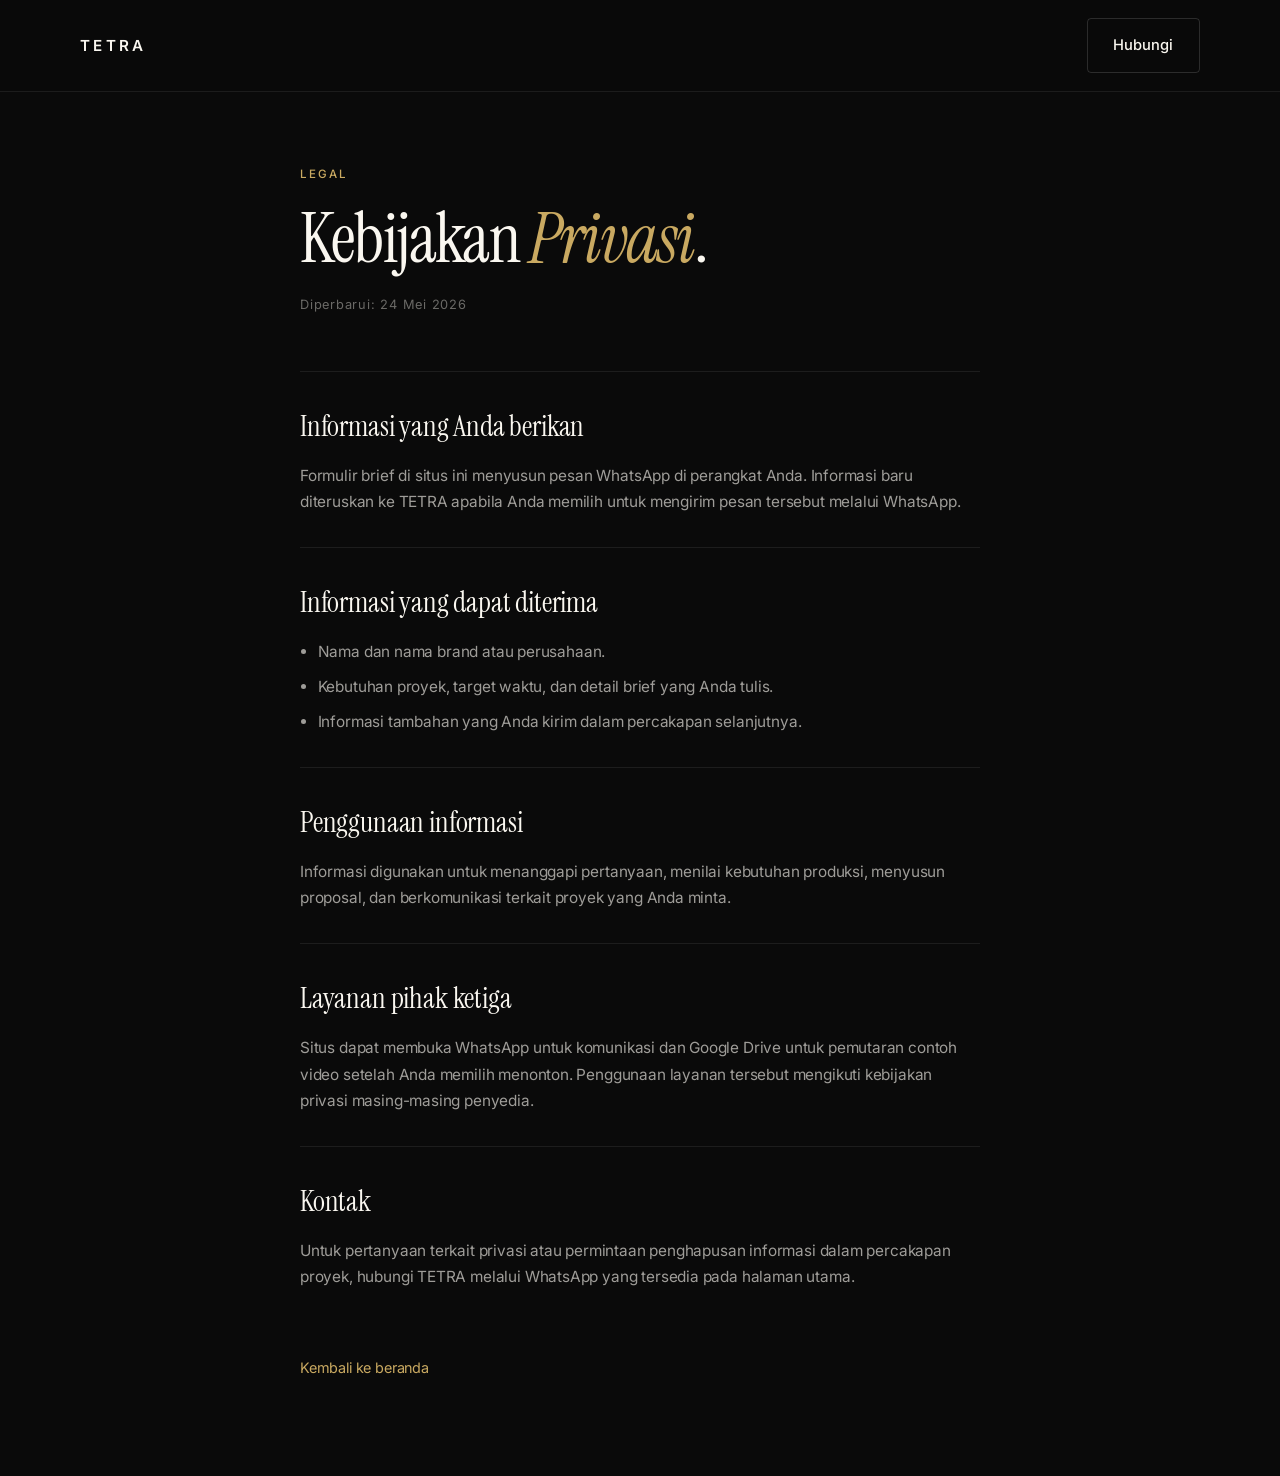
<file: privacy.html>
<!DOCTYPE html>
<html lang="id" data-theme="dark">
<head>
    <meta charset="UTF-8">
    <meta name="viewport" content="width=device-width, initial-scale=1.0">
    <title>Kebijakan Privasi — TETRA Productions</title>
    <meta name="description" content="Kebijakan privasi untuk pengunjung situs TETRA Productions.">
    <meta name="robots" content="index, follow">
    <link rel="preconnect" href="https://fonts.googleapis.com">
    <link rel="preconnect" href="https://fonts.gstatic.com" crossorigin>
    <link rel="stylesheet" href="https://fonts.googleapis.com/css2?family=Inter:wght@400;500;600&family=Instrument+Serif:ital@0;1&display=swap">
    <link rel="stylesheet" href="styles.css?v=20260524-ratio-lightbox">
</head>
<body>
    <nav class="nav scrolled">
        <div class="container nav-inner">
            <a href="index.html" class="nav-logo" aria-label="TETRA — kembali ke beranda"><span class="nav-mark">TETRA</span></a>
            <a href="index.html#contact" class="btn btn-ghost">Hubungi</a>
        </div>
    </nav>
    <main class="legal-page">
        <div class="container legal-inner">
            <span class="section-label">Legal</span>
            <h1 class="display">Kebijakan <em>Privasi</em>.</h1>
            <p class="legal-updated">Diperbarui: 24 Mei 2026</p>

            <section class="legal-section">
                <h2>Informasi yang Anda berikan</h2>
                <p>Formulir brief di situs ini menyusun pesan WhatsApp di perangkat Anda. Informasi baru diteruskan ke TETRA apabila Anda memilih untuk mengirim pesan tersebut melalui WhatsApp.</p>
            </section>
            <section class="legal-section">
                <h2>Informasi yang dapat diterima</h2>
                <ul>
                    <li>Nama dan nama brand atau perusahaan.</li>
                    <li>Kebutuhan proyek, target waktu, dan detail brief yang Anda tulis.</li>
                    <li>Informasi tambahan yang Anda kirim dalam percakapan selanjutnya.</li>
                </ul>
            </section>
            <section class="legal-section">
                <h2>Penggunaan informasi</h2>
                <p>Informasi digunakan untuk menanggapi pertanyaan, menilai kebutuhan produksi, menyusun proposal, dan berkomunikasi terkait proyek yang Anda minta.</p>
            </section>
            <section class="legal-section">
                <h2>Layanan pihak ketiga</h2>
                <p>Situs dapat membuka WhatsApp untuk komunikasi dan Google Drive untuk pemutaran contoh video setelah Anda memilih menonton. Penggunaan layanan tersebut mengikuti kebijakan privasi masing-masing penyedia.</p>
            </section>
            <section class="legal-section">
                <h2>Kontak</h2>
                <p>Untuk pertanyaan terkait privasi atau permintaan penghapusan informasi dalam percakapan proyek, hubungi TETRA melalui WhatsApp yang tersedia pada halaman utama.</p>
            </section>

            <a class="text-link legal-back" href="index.html">Kembali ke beranda</a>
        </div>
    </main>
    <script src="script.js?v=20260524-ratio-lightbox" defer></script>
</body>
</html>
</file>
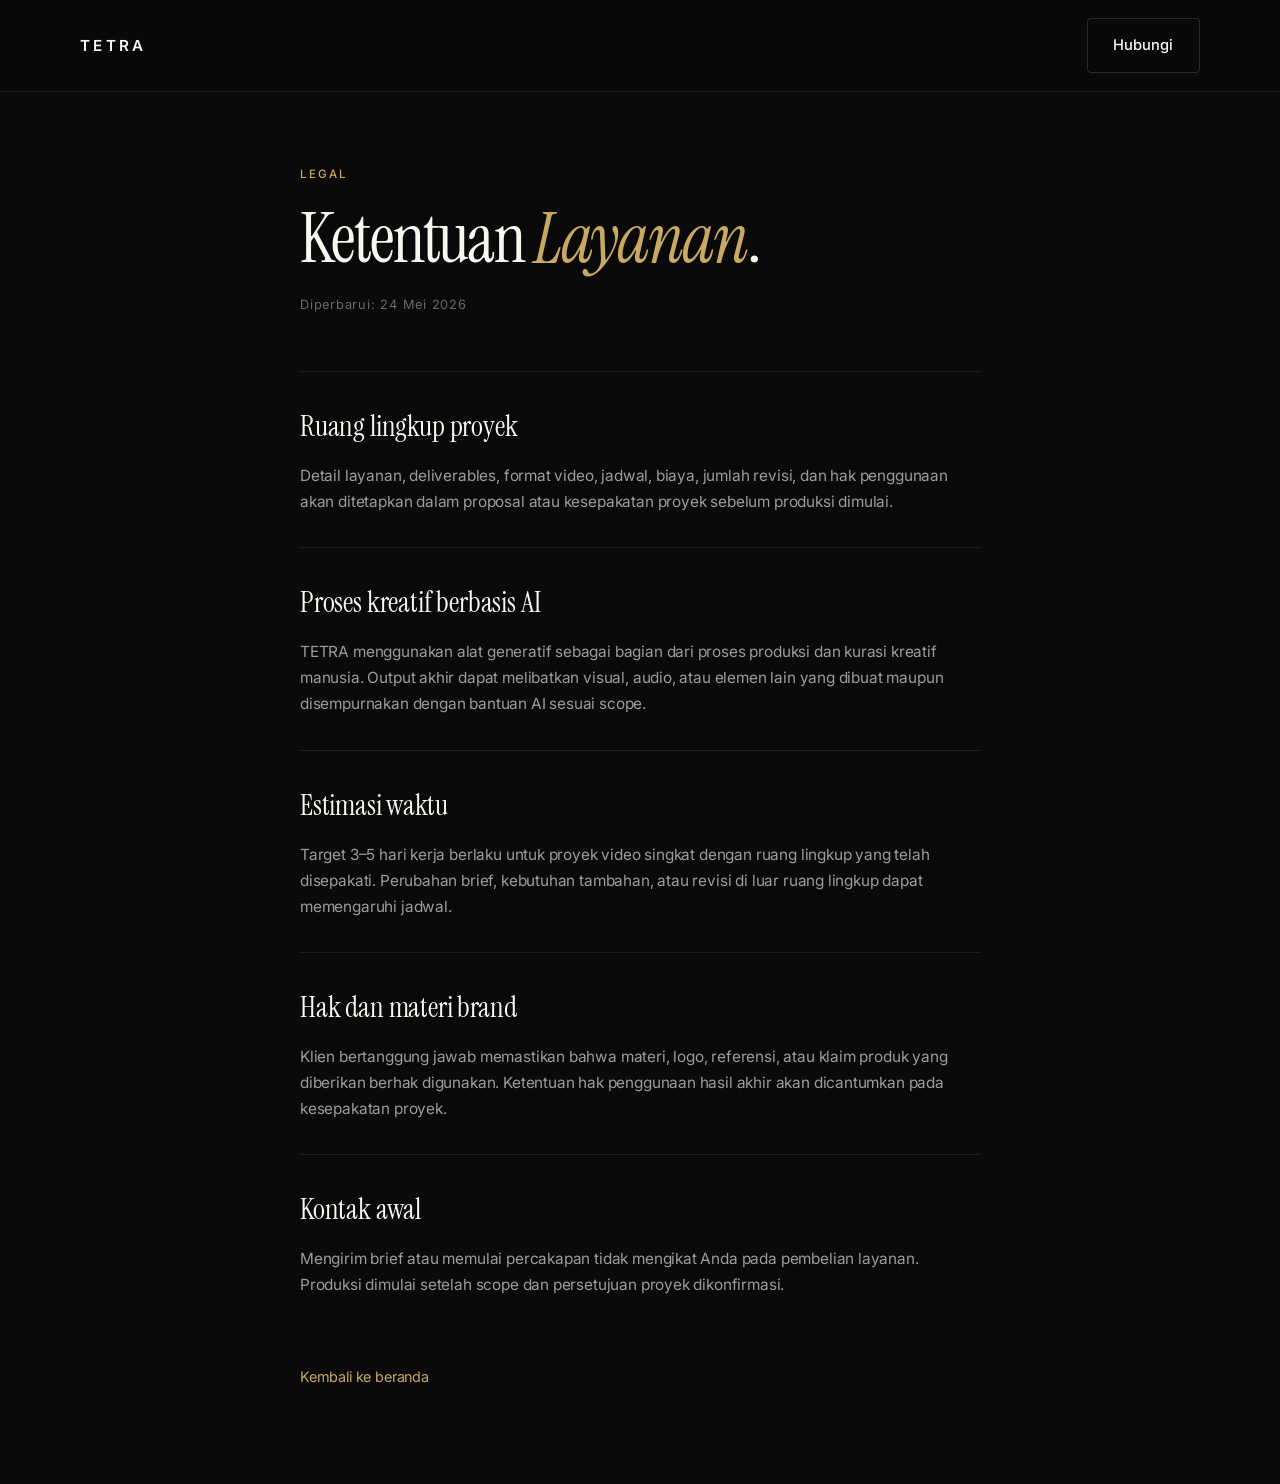
<file: terms.html>
<!DOCTYPE html>
<html lang="id" data-theme="dark">
<head>
    <meta charset="UTF-8">
    <meta name="viewport" content="width=device-width, initial-scale=1.0">
    <title>Ketentuan Layanan — TETRA Productions</title>
    <meta name="description" content="Ketentuan umum layanan produksi video TETRA Productions.">
    <meta name="robots" content="index, follow">
    <link rel="preconnect" href="https://fonts.googleapis.com">
    <link rel="preconnect" href="https://fonts.gstatic.com" crossorigin>
    <link rel="stylesheet" href="https://fonts.googleapis.com/css2?family=Inter:wght@400;500;600&family=Instrument+Serif:ital@0;1&display=swap">
    <link rel="stylesheet" href="styles.css?v=20260524-ratio-lightbox">
</head>
<body>
    <nav class="nav scrolled">
        <div class="container nav-inner">
            <a href="index.html" class="nav-logo" aria-label="TETRA — kembali ke beranda"><span class="nav-mark">TETRA</span></a>
            <a href="index.html#contact" class="btn btn-ghost">Hubungi</a>
        </div>
    </nav>
    <main class="legal-page">
        <div class="container legal-inner">
            <span class="section-label">Legal</span>
            <h1 class="display">Ketentuan <em>Layanan</em>.</h1>
            <p class="legal-updated">Diperbarui: 24 Mei 2026</p>

            <section class="legal-section">
                <h2>Ruang lingkup proyek</h2>
                <p>Detail layanan, deliverables, format video, jadwal, biaya, jumlah revisi, dan hak penggunaan akan ditetapkan dalam proposal atau kesepakatan proyek sebelum produksi dimulai.</p>
            </section>
            <section class="legal-section">
                <h2>Proses kreatif berbasis AI</h2>
                <p>TETRA menggunakan alat generatif sebagai bagian dari proses produksi dan kurasi kreatif manusia. Output akhir dapat melibatkan visual, audio, atau elemen lain yang dibuat maupun disempurnakan dengan bantuan AI sesuai scope.</p>
            </section>
            <section class="legal-section">
                <h2>Estimasi waktu</h2>
                <p>Target 3–5 hari kerja berlaku untuk proyek video singkat dengan ruang lingkup yang telah disepakati. Perubahan brief, kebutuhan tambahan, atau revisi di luar ruang lingkup dapat memengaruhi jadwal.</p>
            </section>
            <section class="legal-section">
                <h2>Hak dan materi brand</h2>
                <p>Klien bertanggung jawab memastikan bahwa materi, logo, referensi, atau klaim produk yang diberikan berhak digunakan. Ketentuan hak penggunaan hasil akhir akan dicantumkan pada kesepakatan proyek.</p>
            </section>
            <section class="legal-section">
                <h2>Kontak awal</h2>
                <p>Mengirim brief atau memulai percakapan tidak mengikat Anda pada pembelian layanan. Produksi dimulai setelah scope dan persetujuan proyek dikonfirmasi.</p>
            </section>

            <a class="text-link legal-back" href="index.html">Kembali ke beranda</a>
        </div>
    </main>
    <script src="script.js?v=20260524-ratio-lightbox" defer></script>
</body>
</html>
</file>
<file: styles.css>
/* ============================================================================
   TETRA v2 — Cinematic Editorial
   Design system: warm-black + cream + warm gold accent.
   Two typefaces only: Instrument Serif (display) + Inter (UI/body).
   ========================================================================== */

/* ─── Design Tokens ──────────────────────────────────────────────────────── */
:root {
    /* Palette — warm-black + cream + ONE accent */
    --ink: #0A0A0A;
    --ink-soft: #14141A;
    --ink-elev: #1B1B22;
    --ink-line: rgba(255, 255, 255, 0.08);
    --ink-line-strong: rgba(255, 255, 255, 0.14);

    --cream: #FAF7F0;
    --cream-mute: rgba(250, 247, 240, 0.62);
    --cream-soft: rgba(250, 247, 240, 0.40);
    --cream-faint: rgba(250, 247, 240, 0.16);

    --gold: #C9A961;
    --gold-bright: #D8BC78;
    --gold-soft: rgba(201, 169, 97, 0.14);
    --gold-line: rgba(201, 169, 97, 0.32);

    /* Typography */
    --font-display: 'Instrument Serif', 'Cormorant Garamond', Georgia, serif;
    --font-body: 'Inter', system-ui, -apple-system, 'Segoe UI', sans-serif;
    --font-mono: 'Inter', ui-monospace, 'SF Mono', monospace;

    /* Motion */
    --ease: cubic-bezier(0.16, 1, 0.3, 1);
    --ease-fast: cubic-bezier(0.4, 0, 0.2, 1);
    --t-fast: 180ms;
    --t-med: 320ms;
    --t-slow: 640ms;

    /* Layout */
    --container: 1200px;
    --pad-x: clamp(20px, 5vw, 40px);
    --pad-y: clamp(96px, 12vh, 160px);
    --radius: 4px;
}

/* ─── Light theme (toggle, not default) ──────────────────────────────────── */
[data-theme="light"] {
    --ink: #FAF7F0;
    --ink-soft: #F3EFE6;
    --ink-elev: #ECE7DB;
    --ink-line: rgba(10, 10, 10, 0.10);
    --ink-line-strong: rgba(10, 10, 10, 0.18);

    --cream: #14141A;
    --cream-mute: rgba(20, 20, 26, 0.66);
    --cream-soft: rgba(20, 20, 26, 0.44);
    --cream-faint: rgba(20, 20, 26, 0.16);

    --gold: #A8862E;
    --gold-bright: #8E6F1F;
    --gold-soft: rgba(168, 134, 46, 0.12);
    --gold-line: rgba(168, 134, 46, 0.36);
}

/* ─── Reset ──────────────────────────────────────────────────────────────── */
*, *::before, *::after { box-sizing: border-box; margin: 0; padding: 0; }
html { scroll-behavior: smooth; scroll-padding-top: 72px; -webkit-text-size-adjust: 100%; }
body {
    background: var(--ink);
    color: var(--cream);
    font-family: var(--font-body);
    font-size: 16px;
    line-height: 1.55;
    letter-spacing: -0.011em;
    font-feature-settings: 'kern' 1, 'liga' 1, 'calt' 1;
    -webkit-font-smoothing: antialiased;
    -moz-osx-font-smoothing: grayscale;
    overflow-x: hidden;
    transition: background-color var(--t-med) var(--ease), color var(--t-med) var(--ease);
}
img, video, svg, iframe { display: block; max-width: 100%; }
a { color: inherit; text-decoration: none; transition: color var(--t-fast) var(--ease); }
button { font: inherit; color: inherit; background: none; border: 0; cursor: pointer; }
ul, ol { list-style: none; }
::selection { background: var(--gold); color: var(--ink); }
:where(a, button, input, select, textarea, summary):focus-visible {
    outline: 2px solid var(--gold-bright);
    outline-offset: 3px;
}
.skip-link {
    position: fixed;
    top: 12px;
    left: 12px;
    z-index: 110;
    padding: 0.75rem 1rem;
    border-radius: var(--radius);
    background: var(--gold);
    color: var(--ink);
    transform: translateY(calc(-100% - 24px));
}
.skip-link:focus { transform: translateY(0); }

/* Custom scrollbar */
::-webkit-scrollbar { width: 8px; height: 8px; }
::-webkit-scrollbar-track { background: transparent; }
::-webkit-scrollbar-thumb { background: var(--ink-line-strong); border-radius: 4px; }
::-webkit-scrollbar-thumb:hover { background: var(--cream-faint); }

/* ─── Layout primitives ──────────────────────────────────────────────────── */
.container {
    width: 100%;
    max-width: var(--container);
    margin: 0 auto;
    padding-left: var(--pad-x);
    padding-right: var(--pad-x);
}
.section {
    padding-top: var(--pad-y);
    padding-bottom: var(--pad-y);
    position: relative;
}
.section + .section { padding-top: 0; }

/* ─── Typography ─────────────────────────────────────────────────────────── */
.display {
    font-family: var(--font-display);
    font-weight: 400;
    line-height: 1.02;
    letter-spacing: -0.028em;
    font-size: clamp(2.4rem, 5.4vw, 4.6rem);
    color: var(--cream);
}
.display em {
    font-style: italic;
    color: var(--gold);
}
h3 {
    font-family: var(--font-display);
    font-weight: 400;
    font-size: clamp(1.4rem, 2.2vw, 1.85rem);
    line-height: 1.15;
    letter-spacing: -0.022em;
}
h4 {
    font-family: var(--font-body);
    font-weight: 500;
    font-size: 1rem;
    letter-spacing: -0.01em;
}
.eyebrow, .section-label {
    display: inline-block;
    font-family: var(--font-body);
    font-size: 0.72rem;
    font-weight: 500;
    letter-spacing: 0.18em;
    text-transform: uppercase;
    color: var(--gold);
    margin-bottom: 1.25rem;
}
.section-head { margin-bottom: clamp(3rem, 6vw, 5rem); max-width: 720px; }
.section-desc {
    color: var(--cream-mute);
    margin-top: 1rem;
    font-size: 1rem;
    line-height: 1.6;
    max-width: 540px;
}

/* ─── Buttons ─────────────────────────────────────────────────────────────── */
.btn {
    display: inline-flex;
    align-items: center;
    justify-content: center;
    gap: 0.5em;
    padding: 0.95rem 1.6rem;
    font-family: var(--font-body);
    font-size: 0.92rem;
    font-weight: 500;
    letter-spacing: 0;
    border-radius: var(--radius);
    border: 1px solid transparent;
    transition: all var(--t-fast) var(--ease);
    cursor: pointer;
    white-space: nowrap;
    min-height: 44px;
    -webkit-tap-highlight-color: transparent;
    touch-action: manipulation;
}
.btn-primary {
    background: var(--gold);
    color: var(--ink);
    border-color: var(--gold);
}
.btn-primary:hover { background: var(--gold-bright); border-color: var(--gold-bright); }
.btn-primary:active { transform: scale(0.98); }
.btn-ghost {
    background: transparent;
    color: var(--cream);
    border-color: var(--ink-line-strong);
}
.btn-ghost:hover { border-color: var(--cream); background: var(--cream-faint); }
.btn-ghost:active { transform: scale(0.98); }
.btn-lg { padding: 1.1rem 2rem; font-size: 1rem; min-height: 52px; }

/* ─── Navigation ─────────────────────────────────────────────────────────── */
.nav {
    position: fixed;
    inset: 0 0 auto 0;
    z-index: 90;
    padding: 18px 0;
    transition: background-color var(--t-med) var(--ease), border-color var(--t-med) var(--ease), backdrop-filter var(--t-med) var(--ease);
    border-bottom: 1px solid transparent;
}
.nav.scrolled {
    background: color-mix(in srgb, var(--ink) 88%, transparent);
    border-bottom-color: var(--ink-line);
    backdrop-filter: saturate(140%) blur(12px);
    -webkit-backdrop-filter: saturate(140%) blur(12px);
}
.nav-inner {
    display: flex;
    align-items: center;
    justify-content: space-between;
    gap: 2rem;
}
.nav-logo {
    display: inline-flex;
    align-items: center;
}
.nav-mark {
    font-family: var(--font-body);
    font-weight: 600;
    font-size: 0.95rem;
    letter-spacing: 0.22em;
    color: var(--cream);
}
.nav-links {
    display: flex;
    align-items: center;
    gap: 2.4rem;
}
.nav-links a {
    font-size: 0.88rem;
    font-weight: 400;
    color: var(--cream-mute);
    letter-spacing: -0.005em;
}
.nav-links a:hover { color: var(--cream); }
.nav-links .nav-cta {
    color: var(--cream);
    padding: 0.55rem 1.1rem;
    border: 1px solid var(--ink-line-strong);
    border-radius: var(--radius);
    transition: all var(--t-fast) var(--ease);
}
.nav-links .nav-cta:hover {
    border-color: var(--gold);
    color: var(--gold);
}
.nav-tools {
    display: flex;
    align-items: center;
    gap: 0.5rem;
}
.theme-toggle, .hamburger {
    width: 40px;
    height: 40px;
    display: inline-flex;
    align-items: center;
    justify-content: center;
    color: var(--cream-mute);
    border-radius: var(--radius);
    transition: color var(--t-fast) var(--ease), background var(--t-fast) var(--ease);
    -webkit-tap-highlight-color: transparent;
    touch-action: manipulation;
}
.theme-toggle:hover { color: var(--cream); background: var(--cream-faint); }
.theme-icon { transition: opacity var(--t-fast) var(--ease); }
.icon-sun { display: none; }
.icon-moon { display: block; }
[data-theme="light"] .icon-sun { display: block; }
[data-theme="light"] .icon-moon { display: none; }

.hamburger { display: none; flex-direction: column; gap: 5px; padding: 0; }
.hamburger span {
    display: block;
    width: 18px;
    height: 1.5px;
    background: currentColor;
    border-radius: 1px;
    transition: transform var(--t-fast) var(--ease), opacity var(--t-fast) var(--ease);
}
.hamburger.active span:nth-child(1) { transform: translateY(3.5px) rotate(45deg); }
.hamburger.active span:nth-child(2) { transform: translateY(-3px) rotate(-45deg); }

.nav-backdrop {
    position: fixed;
    inset: 0;
    background: rgba(0, 0, 0, 0.5);
    opacity: 0;
    pointer-events: none;
    transition: opacity var(--t-med) var(--ease);
    z-index: 88;
}
.nav-backdrop.active { opacity: 1; pointer-events: auto; }

/* ─── Hero ───────────────────────────────────────────────────────────────── */
.hero {
    position: relative;
    min-height: min(100vh, 880px);
    display: flex;
    flex-direction: column;
    justify-content: center;
    padding-top: 120px;
    padding-bottom: 80px;
    overflow: hidden;
    isolation: isolate;
}
.hero-media {
    position: absolute;
    inset: 0;
    z-index: -1;
    /* Elegant gradient fallback (visible when video hasn't been provided yet) */
    background:
        radial-gradient(ellipse 80% 60% at 50% 20%, rgba(201, 169, 97, 0.10), transparent 70%),
        radial-gradient(ellipse 60% 50% at 80% 80%, rgba(201, 169, 97, 0.06), transparent 70%),
        linear-gradient(180deg, var(--ink) 0%, var(--ink-soft) 50%, var(--ink) 100%);
}
.hero-video {
    position: absolute;
    inset: 0;
    width: 100%;
    height: 100%;
    object-fit: cover;
    opacity: 0.42;
}
.hero-scrim {
    position: absolute;
    inset: 0;
    background:
        linear-gradient(180deg, rgba(10, 10, 10, 0.35) 0%, rgba(10, 10, 10, 0.10) 35%, rgba(10, 10, 10, 0.55) 75%, var(--ink) 100%),
        radial-gradient(ellipse 60% 60% at 50% 100%, var(--ink) 0%, transparent 60%);
}
.hero-inner {
    position: relative;
    text-align: center;
    z-index: 2;
}
.hero-title {
    font-family: var(--font-display);
    font-weight: 400;
    font-size: clamp(3rem, 9vw, 7rem);
    line-height: 0.96;
    letter-spacing: -0.032em;
    margin: 0 auto 1.6rem;
    max-width: 14ch;
    color: var(--cream);
}
.hero-title span { display: block; }
.hero-title em {
    font-style: italic;
    color: var(--gold);
}
.hero-sub {
    max-width: 56ch;
    margin: 0 auto 2.4rem;
    color: var(--cream-mute);
    font-size: clamp(1rem, 1.6vw, 1.18rem);
    line-height: 1.6;
    letter-spacing: -0.008em;
}
.hero-actions {
    display: inline-flex;
    flex-wrap: wrap;
    justify-content: center;
    gap: 0.85rem;
    margin-bottom: 1.5rem;
}
.hero-micro {
    font-size: 0.78rem;
    color: var(--cream-soft);
    letter-spacing: 0.04em;
}
.hero-foot {
    position: absolute;
    left: 50%;
    bottom: 32px;
    transform: translateX(-50%);
    display: inline-flex;
    flex-direction: column;
    align-items: center;
    gap: 10px;
    color: var(--cream-soft);
    font-size: 0.7rem;
    letter-spacing: 0.22em;
    text-transform: uppercase;
}
.hero-foot-line {
    width: 1px;
    height: 40px;
    background: linear-gradient(180deg, var(--cream-faint), transparent);
}

/* ─── Brand Strip ─────────────────────────────────────────────────────────── */
.brand-strip {
    padding: 56px 0;
    border-top: 1px solid var(--ink-line);
    border-bottom: 1px solid var(--ink-line);
}
.brand-strip-label {
    font-size: 0.72rem;
    font-weight: 500;
    letter-spacing: 0.18em;
    text-transform: uppercase;
    color: var(--cream-soft);
    text-align: center;
    margin-bottom: 1.6rem;
}
.brand-marks {
    display: flex;
    flex-wrap: wrap;
    align-items: center;
    justify-content: center;
    gap: clamp(1.5rem, 4vw, 3.5rem);
}
.brand-mark {
    font-family: var(--font-display);
    font-weight: 400;
    font-style: italic;
    font-size: 1.4rem;
    color: var(--cream-mute);
    letter-spacing: -0.012em;
    opacity: 0.7;
    transition: opacity var(--t-fast) var(--ease), color var(--t-fast) var(--ease);
}
.brand-mark:hover { opacity: 1; color: var(--cream); }

/* ─── Approach ───────────────────────────────────────────────────────────── */
.approach-grid {
    display: grid;
    grid-template-columns: 1fr 1.1fr;
    gap: clamp(2rem, 6vw, 6rem);
    align-items: start;
}
.approach-lead .display { margin-bottom: 0; }
.approach-body p {
    color: var(--cream-mute);
    font-size: 1.05rem;
    line-height: 1.7;
    margin-bottom: 2rem;
}
.approach-list {
    display: grid;
    grid-template-columns: 1fr 1fr;
    gap: 1.2rem 2rem;
    border-top: 1px solid var(--ink-line);
    padding-top: 2rem;
}
.approach-list li {
    display: flex;
    align-items: baseline;
    gap: 0.8rem;
    font-size: 0.95rem;
    color: var(--cream);
}
.approach-list li span {
    font-size: 0.72rem;
    color: var(--gold);
    letter-spacing: 0.06em;
    flex-shrink: 0;
}

/* ─── Features ───────────────────────────────────────────────────────────── */
.feature-grid {
    display: grid;
    grid-template-columns: repeat(2, 1fr);
    gap: 1px;
    background: var(--ink-line);
    border: 1px solid var(--ink-line);
    border-radius: var(--radius);
    overflow: hidden;
}
.feature-card {
    background: var(--ink);
    padding: clamp(2rem, 4vw, 3rem);
    transition: background var(--t-med) var(--ease);
}
.feature-card:hover { background: var(--ink-soft); }
.feature-num {
    display: inline-block;
    font-size: 0.74rem;
    color: var(--gold);
    letter-spacing: 0.18em;
    margin-bottom: 1.6rem;
}
.feature-card h3 {
    color: var(--cream);
    margin-bottom: 0.9rem;
}
.feature-card p {
    color: var(--cream-mute);
    font-size: 0.96rem;
    line-height: 1.65;
    max-width: 44ch;
}

/* ─── Services ───────────────────────────────────────────────────────────── */
.package-grid {
    display: grid;
    grid-template-columns: repeat(3, 1fr);
    gap: clamp(1rem, 2vw, 1.4rem);
}
.package-card {
    padding: clamp(1.7rem, 3.2vw, 2.4rem);
    background: var(--ink-soft);
    border: 1px solid var(--ink-line);
    border-radius: var(--radius);
    display: flex;
    flex-direction: column;
    gap: 1rem;
}
.package-label,
.proof-card-label {
    display: inline-flex;
    align-self: flex-start;
    padding: 0.32rem 0.52rem;
    border: 1px solid var(--gold-line);
    color: var(--gold);
    font-size: 0.68rem;
    letter-spacing: 0.16em;
    text-transform: uppercase;
}
.package-card p,
.package-card li {
    color: var(--cream-mute);
    font-size: 0.92rem;
    line-height: 1.6;
}
.package-card ul {
    display: flex;
    flex-direction: column;
    gap: 0.5rem;
    margin-bottom: 0.7rem;
}
.package-card li {
    position: relative;
    padding-left: 1rem;
}
.package-card li::before {
    content: '';
    position: absolute;
    left: 0;
    top: 0.7em;
    width: 5px;
    height: 5px;
    border-radius: 50%;
    background: var(--gold);
}
.text-link {
    color: var(--gold);
    font-size: 0.9rem;
    width: fit-content;
}
.text-link:hover { color: var(--gold-bright); }

/* ─── Work (Showcase) ─────────────────────────────────────────────────────── */
.work-featured { margin-bottom: 4rem; }
.work-media {
    position: relative;
    overflow: hidden;
    background: var(--ink-soft);
    border: 1px solid var(--ink-line);
    border-radius: var(--radius);
}
.work-media-wide { aspect-ratio: 16 / 9; }
.work-media-compact { aspect-ratio: 16 / 9; }
.work-media-portrait { aspect-ratio: 9 / 16; }
.video-placeholder {
    position: absolute;
    inset: 0;
    width: 100%;
    padding: clamp(1.35rem, 4vw, 2.6rem);
    display: flex;
    flex-direction: column;
    justify-content: flex-end;
    align-items: flex-start;
    text-align: left;
    gap: 0.7rem;
    color: var(--cream);
    isolation: isolate;
}
.video-placeholder::before,
.video-placeholder::after {
    content: '';
    position: absolute;
    inset: 0;
    z-index: -1;
}
.video-placeholder::before {
    background:
        radial-gradient(circle at 74% 22%, rgba(201, 169, 97, 0.34), transparent 34%),
        linear-gradient(130deg, rgba(201, 169, 97, 0.18), transparent 46%),
        linear-gradient(180deg, #181820 0%, #0d0d11 100%);
    transition: transform var(--t-slow) var(--ease);
}
.video-placeholder::after {
    background: linear-gradient(180deg, transparent 25%, rgba(10, 10, 10, 0.8) 100%);
}
.video-placeholder:hover::before { transform: scale(1.035); }
.work-media-wide .video-placeholder {
    justify-content: center;
    align-items: center;
    text-align: center;
}
.work-media-wide .video-name {
    font-size: clamp(2rem, 4.5vw, 3.4rem);
}
.cover-rova .video-placeholder::before {
    background: radial-gradient(circle at 48% 24%, rgba(217, 174, 161, 0.45), transparent 28%), linear-gradient(155deg, #292128, #100f12 70%);
}
.cover-chocodot .video-placeholder::before {
    background: radial-gradient(circle at 54% 24%, rgba(201, 130, 68, 0.48), transparent 29%), linear-gradient(155deg, #2a1911, #100f0e 70%);
}
.cover-patriot .video-placeholder::before {
    background: radial-gradient(circle at 48% 20%, rgba(100, 136, 133, 0.44), transparent 30%), linear-gradient(155deg, #172326, #0d1012 70%);
}
.cover-rova-alt .video-placeholder::before {
    background: radial-gradient(circle at 52% 25%, rgba(236, 163, 171, 0.4), transparent 30%), linear-gradient(145deg, #2a1d24, #0e0b0e 72%);
}
.cover-cooking .video-placeholder::before {
    background: radial-gradient(circle at 52% 24%, rgba(232, 156, 72, 0.46), transparent 31%), linear-gradient(145deg, #2e1d10, #100b07 72%);
}
.cover-robot .video-placeholder::before {
    background: radial-gradient(circle at 54% 22%, rgba(115, 173, 219, 0.42), transparent 32%), linear-gradient(145deg, #121f2d, #070a10 72%);
}
.cover-just-toons .video-placeholder::before {
    background: radial-gradient(circle at 54% 24%, rgba(232, 194, 92, 0.42), transparent 31%), linear-gradient(145deg, #27200f, #0e0b06 72%);
}
.cover-just-toons-alt .video-placeholder::before {
    background: radial-gradient(circle at 46% 28%, rgba(97, 196, 185, 0.38), transparent 31%), linear-gradient(145deg, #102822, #080d0c 72%);
}
.cover-yugen .video-placeholder::before {
    background: radial-gradient(circle at 52% 24%, rgba(135, 110, 214, 0.38), transparent 32%), linear-gradient(145deg, #19142a, #090812 72%);
}
.cover-yugen-alt .video-placeholder::before {
    background: radial-gradient(circle at 58% 22%, rgba(206, 121, 184, 0.36), transparent 32%), linear-gradient(145deg, #261628, #0c0710 72%);
}
.cover-wct .video-placeholder::before {
    background: radial-gradient(circle at 56% 24%, rgba(106, 152, 219, 0.38), transparent 31%), linear-gradient(145deg, #142033, #080b12 72%);
}
.cover-chocodot-alt .video-placeholder::before {
    background: radial-gradient(circle at 52% 23%, rgba(223, 147, 68, 0.48), transparent 31%), linear-gradient(145deg, #2e1a0d, #100a06 72%);
}
.cover-personal .video-placeholder::before {
    background: radial-gradient(circle at 52% 22%, rgba(201, 169, 97, 0.28), transparent 30%), linear-gradient(145deg, #28231b, #0f0d0a 72%);
}
.cover-kahf .video-placeholder::before {
    background:
        radial-gradient(circle at 48% 18%, rgba(222, 196, 153, 0.4), transparent 30%),
        radial-gradient(circle at 58% 52%, rgba(124, 172, 184, 0.28), transparent 34%),
        linear-gradient(158deg, #241a1f, #0f1014 74%);
}
.cover-light .video-placeholder::before {
    background:
        radial-gradient(circle at 52% 18%, rgba(238, 219, 161, 0.36), transparent 29%),
        radial-gradient(circle at 42% 58%, rgba(137, 187, 171, 0.26), transparent 35%),
        linear-gradient(158deg, #20251f, #0d1010 74%);
}
.cover-wardah .video-placeholder::before {
    background:
        radial-gradient(circle at 50% 18%, rgba(235, 156, 179, 0.38), transparent 30%),
        radial-gradient(circle at 60% 54%, rgba(201, 169, 97, 0.24), transparent 34%),
        linear-gradient(158deg, #261a22, #100d11 74%);
}
.cover-tiktok-live .video-placeholder::before {
    background:
        radial-gradient(circle at 52% 18%, rgba(90, 208, 216, 0.32), transparent 30%),
        radial-gradient(circle at 58% 56%, rgba(231, 91, 132, 0.28), transparent 35%),
        linear-gradient(158deg, #161a25, #090b10 74%);
}
.video-kicker {
    font-size: 0.68rem;
    color: var(--gold-bright);
    letter-spacing: 0.18em;
    text-transform: uppercase;
}
.video-name {
    font-family: var(--font-display);
    font-size: clamp(1.55rem, 3vw, 2.35rem);
    line-height: 1.08;
    letter-spacing: -0.025em;
}
.work-media-compact .video-name {
    font-size: clamp(1.35rem, 2.5vw, 1.9rem);
}
.work-media-compact .video-placeholder {
    padding: clamp(1rem, 2.4vw, 1.45rem);
}
.work-media-compact .play-button {
    padding: 0.5rem 0.72rem;
    font-size: 0.68rem;
}
.play-button {
    margin-top: 0.45rem;
    display: inline-flex;
    align-items: center;
    gap: 0.6rem;
    padding: 0.6rem 0.86rem;
    border-radius: 999px;
    border: 1px solid var(--gold-line);
    color: var(--cream);
    font-size: 0.75rem;
    letter-spacing: 0.16em;
    text-transform: uppercase;
}
.play-button::before {
    content: '';
    display: block;
    border-top: 5px solid transparent;
    border-bottom: 5px solid transparent;
    border-left: 8px solid var(--gold);
}
.work-media iframe {
    position: absolute;
    inset: 0;
    width: 100%;
    height: 100%;
    border: 0;
}
.work-cap {
    display: flex;
    align-items: flex-start;
    justify-content: space-between;
    gap: 1.5rem;
    margin-top: 1.2rem;
}
.work-title {
    font-family: var(--font-display);
    font-weight: 400;
    font-size: 1.4rem;
    line-height: 1.2;
    letter-spacing: -0.02em;
    color: var(--cream);
    margin-bottom: 0.3rem;
}
.work-tag {
    font-size: 0.78rem;
    color: var(--cream-mute);
    letter-spacing: 0.04em;
}
.work-meta {
    font-size: 0.72rem;
    color: var(--cream-soft);
    letter-spacing: 0.14em;
    text-transform: uppercase;
    text-align: right;
    flex-shrink: 0;
}
.work-trio {
    display: grid;
    grid-template-columns: repeat(3, 1fr);
    gap: clamp(1rem, 2.5vw, 2rem);
}
.work-card .work-cap { flex-direction: column; gap: 0.3rem; }
.ugc-showcase {
    margin-top: clamp(3.5rem, 7vw, 5.5rem);
    display: grid;
    grid-template-columns: minmax(230px, 0.58fr) minmax(0, 1fr);
    gap: clamp(1.5rem, 5vw, 4rem);
    align-items: center;
    padding: clamp(2rem, 5vw, 3.5rem) 0;
    border-top: 1px solid var(--ink-line);
    border-bottom: 1px solid var(--ink-line);
}
.ugc-copy h3 {
    max-width: 13ch;
    margin-top: 0.8rem;
    font-size: 3.4rem;
}
.ugc-copy p {
    max-width: 46ch;
    margin-top: 1rem;
    color: var(--cream-mute);
    font-size: 1rem;
    line-height: 1.7;
}
.ugc-reel-grid {
    display: grid;
    grid-template-columns: repeat(4, minmax(0, 1fr));
    gap: clamp(0.9rem, 2vw, 1.3rem);
}
.ugc-card {
    min-width: 0;
}
.ugc-card .work-cap {
    align-items: flex-start;
    gap: 0.75rem;
    margin-top: 0.9rem;
}
.ugc-card .work-title {
    font-size: 1.2rem;
}
.work-segment {
    margin-top: clamp(3.5rem, 7vw, 5.5rem);
    padding-top: clamp(2.3rem, 5vw, 3.6rem);
    border-top: 1px solid var(--ink-line);
}
.segment-head {
    display: flex;
    justify-content: space-between;
    align-items: end;
    gap: 2rem;
    margin-bottom: clamp(1.5rem, 4vw, 2.5rem);
}
.segment-head h3 {
    max-width: 15ch;
    margin-top: 0.8rem;
    font-size: 2.8rem;
}
.segment-head p {
    max-width: 36ch;
    color: var(--cream-mute);
    font-size: 0.95rem;
    line-height: 1.65;
}
.segment-grid {
    display: grid;
    gap: clamp(1rem, 2vw, 1.5rem);
}
.segment-grid-single {
    grid-template-columns: minmax(260px, 0.48fr);
}
.segment-grid-two {
    grid-template-columns: repeat(2, minmax(0, 1fr));
}
.segment-grid-four {
    grid-template-columns: repeat(4, minmax(0, 1fr));
}
.work-media-portrait .video-placeholder {
    justify-content: flex-end;
    align-items: flex-start;
    text-align: left;
    padding: clamp(1.2rem, 4vw, 1.7rem);
}
.work-media-portrait .video-name {
    font-size: 2.7rem;
}
.video-placeholder:disabled {
    cursor: default;
}
.video-placeholder:disabled .play-button {
    color: var(--cream-soft);
    border-color: var(--ink-line);
}
.video-placeholder:disabled .play-button::before {
    border-left-color: var(--cream-soft);
}
.portfolio-library {
    margin-top: clamp(4rem, 8vw, 6rem);
    padding-top: clamp(2.5rem, 6vw, 4rem);
    border-top: 1px solid var(--ink-line);
}
.portfolio-library-head {
    display: flex;
    justify-content: space-between;
    align-items: end;
    gap: 2rem;
    margin-bottom: clamp(1.5rem, 4vw, 2.5rem);
}
.portfolio-library-head h3 {
    font-size: clamp(2rem, 4vw, 3rem);
    max-width: 12ch;
}
.portfolio-library-head p {
    max-width: 34ch;
    color: var(--cream-mute);
    font-size: 0.94rem;
    line-height: 1.6;
}
.portfolio-grid {
    display: grid;
    grid-template-columns: repeat(4, 1fr);
    gap: clamp(1rem, 2vw, 1.5rem);
}
.portfolio-card .work-cap {
    flex-direction: column;
    gap: 0.28rem;
    margin-top: 0.9rem;
}
.portfolio-card .work-title {
    font-size: 1.2rem;
}

/* ─── Proof ──────────────────────────────────────────────────────────────── */
.proof-grid {
    display: grid;
    grid-template-columns: repeat(3, 1fr);
    gap: clamp(1rem, 2vw, 1.4rem);
}
.proof-card {
    border-top: 1px solid var(--gold-line);
    padding: 1.6rem 0 0.5rem;
}
.proof-card-wide {
    grid-column: span 3;
    display: grid;
    grid-template-columns: minmax(160px, 0.34fr) 1fr 1.2fr;
    gap: clamp(1rem, 3vw, 2rem);
    align-items: start;
}
.proof-card-wide .proof-card-label,
.proof-card-wide h3,
.proof-card-wide p {
    margin-top: 0;
}
.proof-card h3 {
    margin: 1.1rem 0 0.75rem;
    font-size: clamp(1.3rem, 2.2vw, 1.65rem);
}
.proof-card p {
    color: var(--cream-mute);
    font-size: 0.94rem;
    line-height: 1.65;
}
.proof-stats {
    display: grid;
    grid-template-columns: repeat(4, 1fr);
    gap: 1rem;
    margin-top: 5rem;
    border-top: 1px solid var(--ink-line);
    padding-top: 3rem;
}
.proof-stat {
    display: flex;
    flex-direction: column;
    align-items: center;
    text-align: center;
    gap: 0.6rem;
}
.proof-num {
    font-family: var(--font-display);
    font-weight: 400;
    font-size: clamp(2.6rem, 5vw, 4rem);
    line-height: 1;
    letter-spacing: -0.03em;
    color: var(--cream);
    display: inline-flex;
    align-items: baseline;
}
.proof-num i {
    font-style: normal;
    color: var(--gold);
    font-size: 0.6em;
    margin-left: 0.04em;
}
.proof-label {
    font-size: 0.78rem;
    color: var(--cream-soft);
    letter-spacing: 0.06em;
    max-width: 18ch;
    line-height: 1.4;
}

/* ─── Process ────────────────────────────────────────────────────────────── */
.process {
    display: grid;
    grid-template-columns: repeat(4, 1fr);
    gap: 1px;
    background: var(--ink-line);
    border: 1px solid var(--ink-line);
    border-radius: var(--radius);
    overflow: hidden;
}
.process-step {
    background: var(--ink);
    padding: clamp(1.6rem, 3vw, 2.4rem);
    display: flex;
    flex-direction: column;
    gap: 0.8rem;
}
.process-head {
    display: flex;
    align-items: baseline;
    justify-content: space-between;
    gap: 1rem;
    margin-bottom: 0.6rem;
}
.process-num {
    font-family: var(--font-display);
    font-size: 1.5rem;
    color: var(--gold);
    letter-spacing: -0.02em;
}
.process-time {
    font-size: 0.7rem;
    color: var(--cream-soft);
    letter-spacing: 0.12em;
    text-transform: uppercase;
}
.process-step h3 {
    font-size: 1.2rem;
    color: var(--cream);
}
.process-step p {
    font-size: 0.9rem;
    color: var(--cream-mute);
    line-height: 1.6;
}

/* ─── FAQ ────────────────────────────────────────────────────────────────── */
.faq-list {
    max-width: 800px;
    margin: 0 auto;
    border-top: 1px solid var(--ink-line);
}
.faq-item {
    border-bottom: 1px solid var(--ink-line);
}
.faq-item summary {
    display: flex;
    align-items: center;
    justify-content: space-between;
    gap: 1.5rem;
    padding: 1.5rem 0;
    font-family: var(--font-display);
    font-weight: 400;
    font-size: clamp(1.15rem, 1.8vw, 1.4rem);
    letter-spacing: -0.018em;
    color: var(--cream);
    cursor: pointer;
    list-style: none;
    transition: color var(--t-fast) var(--ease);
}
.faq-item summary::-webkit-details-marker { display: none; }
.faq-item summary:hover { color: var(--gold); }
.faq-glyph {
    position: relative;
    width: 14px;
    height: 14px;
    flex-shrink: 0;
    color: var(--cream-mute);
}
.faq-glyph::before,
.faq-glyph::after {
    content: '';
    position: absolute;
    top: 50%;
    left: 50%;
    background: currentColor;
    transition: transform var(--t-med) var(--ease);
}
.faq-glyph::before { width: 14px; height: 1px; transform: translate(-50%, -50%); }
.faq-glyph::after { width: 1px; height: 14px; transform: translate(-50%, -50%); }
.faq-item[open] .faq-glyph::after { transform: translate(-50%, -50%) rotate(90deg); opacity: 0; }
.faq-item p {
    padding-bottom: 1.8rem;
    color: var(--cream-mute);
    font-size: 0.98rem;
    line-height: 1.65;
    max-width: 64ch;
}

/* ─── CTA ────────────────────────────────────────────────────────────────── */
.cta-inner {
    max-width: 480px;
}
.cta-title { margin-bottom: 1.4rem; }
.cta-sub {
    color: var(--cream-mute);
    font-size: 1.05rem;
    line-height: 1.6;
    max-width: 52ch;
    margin: 0 0 2.4rem;
}
.cta-trust {
    display: flex;
    flex-direction: column;
    gap: 0.9rem;
    margin-bottom: 2.4rem;
}
.cta-trust li {
    position: relative;
    font-size: 0.85rem;
    color: var(--cream-mute);
    letter-spacing: 0.02em;
    padding-left: 1.2rem;
}
.cta-trust li::before {
    content: '';
    position: absolute;
    left: 0;
    top: 0.4em;
    width: 7px;
    height: 7px;
    border-radius: 50%;
    background: var(--gold);
}
.contact-grid {
    display: grid;
    grid-template-columns: 0.82fr 1fr;
    align-items: start;
    gap: clamp(2.8rem, 7vw, 6rem);
}
.brief-form {
    padding: clamp(1.4rem, 4vw, 2.2rem);
    border: 1px solid var(--ink-line);
    background: var(--ink-soft);
    border-radius: var(--radius);
}
.field-grid {
    display: grid;
    grid-template-columns: repeat(2, 1fr);
    gap: 1.15rem;
    margin-bottom: 1.5rem;
}
.field {
    display: flex;
    flex-direction: column;
    gap: 0.55rem;
}
.field-wide { grid-column: 1 / -1; }
.field span {
    color: var(--cream-mute);
    font-size: 0.78rem;
    letter-spacing: 0.05em;
}
.field input,
.field select,
.field textarea {
    width: 100%;
    border: 1px solid var(--ink-line-strong);
    border-radius: var(--radius);
    background: var(--ink);
    color: var(--cream);
    font: inherit;
    font-size: 0.92rem;
    padding: 0.78rem 0.85rem;
}
.field textarea { resize: vertical; min-height: 118px; }
.field select { cursor: pointer; }
.field input::placeholder,
.field textarea::placeholder { color: var(--cream-soft); }
.brief-form .btn { width: 100%; }
.form-note {
    margin-top: 1rem;
    color: var(--cream-soft);
    font-size: 0.74rem;
    line-height: 1.55;
}

/* ─── Footer ─────────────────────────────────────────────────────────────── */
.footer {
    padding: clamp(4rem, 8vw, 6rem) 0 2rem;
    border-top: 1px solid var(--ink-line);
}
.footer-grid {
    display: grid;
    grid-template-columns: 1.4fr 1fr 1fr 1fr;
    gap: clamp(2rem, 5vw, 4rem);
    margin-bottom: 3rem;
}
.footer-mark {
    display: inline-block;
    font-family: var(--font-body);
    font-weight: 600;
    font-size: 1rem;
    letter-spacing: 0.22em;
    color: var(--cream);
    margin-bottom: 0.6rem;
}
.footer-tag {
    font-size: 0.72rem;
    letter-spacing: 0.12em;
    text-transform: uppercase;
    color: var(--gold);
    margin-bottom: 1rem;
}
.footer-desc {
    font-size: 0.92rem;
    color: var(--cream-mute);
    line-height: 1.6;
    max-width: 32ch;
}
.footer-col { display: flex; flex-direction: column; gap: 0.65rem; }
.footer-col-h {
    font-size: 0.7rem;
    color: var(--cream-soft);
    letter-spacing: 0.18em;
    text-transform: uppercase;
    margin-bottom: 0.4rem;
}
.footer-col a {
    font-size: 0.92rem;
    color: var(--cream-mute);
}
.footer-col a:hover { color: var(--cream); }
.footer-tools {
    padding: 1.5rem 0;
    border-top: 1px solid var(--ink-line);
    border-bottom: 1px solid var(--ink-line);
    margin-bottom: 1.5rem;
}
.footer-tools span {
    display: block;
    font-size: 0.74rem;
    color: var(--cream-soft);
    letter-spacing: 0.08em;
    text-align: center;
}
.footer-bottom {
    display: flex;
    justify-content: space-between;
    align-items: center;
    gap: 1rem;
    font-size: 0.78rem;
    color: var(--cream-soft);
}
.footer-bottom-links { display: flex; gap: 1.5rem; }
.footer-bottom-links a:hover { color: var(--cream); }

/* ─── Legal pages ────────────────────────────────────────────────────────── */
.legal-page {
    min-height: 100vh;
    padding: clamp(7rem, 14vw, 10rem) 0 clamp(4rem, 8vw, 6rem);
}
.legal-inner { max-width: 760px; }
.legal-inner .display { margin-bottom: 1.3rem; }
.legal-updated {
    color: var(--cream-soft);
    font-size: 0.8rem;
    letter-spacing: 0.06em;
    margin-bottom: 3.5rem;
}
.legal-section {
    padding: 2rem 0;
    border-top: 1px solid var(--ink-line);
}
.legal-section h2 {
    font-family: var(--font-display);
    font-weight: 400;
    font-size: clamp(1.45rem, 2.5vw, 1.8rem);
    margin-bottom: 0.9rem;
}
.legal-section p,
.legal-section li {
    color: var(--cream-mute);
    line-height: 1.7;
    font-size: 0.96rem;
}
.legal-section ul {
    display: flex;
    flex-direction: column;
    gap: 0.55rem;
    padding-left: 1.1rem;
    list-style: disc;
}
.legal-back {
    display: inline-flex;
    margin-top: 2.2rem;
}

/* ─── WhatsApp FAB ───────────────────────────────────────────────────────── */
.wa-fab {
    position: fixed;
    bottom: 28px;
    right: 28px;
    width: 52px;
    height: 52px;
    display: inline-flex;
    align-items: center;
    justify-content: center;
    background: var(--ink-soft);
    color: var(--gold);
    border: 1px solid var(--gold-line);
    border-radius: 50%;
    z-index: 60;
    transition: all var(--t-fast) var(--ease);
    -webkit-tap-highlight-color: transparent;
}
.wa-fab:hover {
    background: var(--gold);
    color: var(--ink);
    border-color: var(--gold);
    transform: translateY(-2px);
}
.wa-fab:active { transform: scale(0.96); }

/* ─── Video Lightbox ─────────────────────────────────────────────────────── */
.video-modal {
    position: fixed;
    inset: 0;
    z-index: 120;
    display: grid;
    place-items: center;
    padding: clamp(18px, 4vw, 48px);
    opacity: 0;
    pointer-events: none;
    transition: opacity var(--t-med) var(--ease);
}
.video-modal.active {
    opacity: 1;
    pointer-events: auto;
}
.video-modal-backdrop {
    position: absolute;
    inset: 0;
    background: color-mix(in srgb, var(--ink) 82%, transparent);
    backdrop-filter: blur(18px) saturate(130%);
    -webkit-backdrop-filter: blur(18px) saturate(130%);
}
.video-modal-dialog {
    position: relative;
    width: min(1120px, 100%);
    max-height: min(760px, calc(100vh - 48px));
    display: flex;
    flex-direction: column;
    gap: 1rem;
    transform: translateY(14px) scale(0.985);
    transition: transform var(--t-med) var(--ease);
}
.video-modal.active .video-modal-dialog {
    transform: translateY(0) scale(1);
}
.video-modal-head {
    display: flex;
    align-items: center;
    justify-content: space-between;
    gap: 1rem;
}
.video-modal-head h2 {
    font-family: var(--font-display);
    font-weight: 400;
    font-size: clamp(1.35rem, 2.4vw, 2rem);
    color: var(--cream);
    letter-spacing: -0.02em;
}
.video-modal-close {
    width: 42px;
    height: 42px;
    display: inline-flex;
    align-items: center;
    justify-content: center;
    border: 1px solid var(--ink-line-strong);
    border-radius: var(--radius);
    color: var(--cream-mute);
    background: var(--ink-soft);
    transition: color var(--t-fast) var(--ease), border-color var(--t-fast) var(--ease), background var(--t-fast) var(--ease);
}
.video-modal-close:hover {
    color: var(--cream);
    border-color: var(--gold-line);
    background: var(--ink-elev);
}
.video-modal-frame {
    position: relative;
    width: 100%;
    aspect-ratio: 16 / 9;
    overflow: hidden;
    border: 1px solid var(--ink-line-strong);
    border-radius: var(--radius);
    background: #000;
    box-shadow: 0 30px 90px rgba(0, 0, 0, 0.45);
}
.video-modal-frame-portrait {
    width: min(420px, calc(100vw - 36px));
    max-height: calc(100vh - 140px);
    aspect-ratio: 9 / 16;
    align-self: center;
}
.video-modal-frame iframe,
.video-modal-frame video {
    position: absolute;
    inset: 0;
    width: 100%;
    height: 100%;
    border: 0;
    background: #000;
}
.video-modal-frame video {
    object-fit: contain;
}

/* iOS safe-area */
@supports (padding: max(0px)) {
    .wa-fab {
        bottom: max(28px, calc(env(safe-area-inset-bottom) + 16px));
        right: max(28px, calc(env(safe-area-inset-right) + 16px));
    }
    .footer { padding-bottom: max(2rem, calc(env(safe-area-inset-bottom) + 1rem)); }
}

/* ─── Reveal animation (the ONE signature moment) ─────────────────────────── */
.reveal {
    opacity: 0;
    transform: translateY(18px);
    transition: opacity 1.1s var(--ease), transform 1.1s var(--ease);
    transition-delay: calc(var(--reveal-delay, 0) * 1ms);
}
.reveal.revealed {
    opacity: 1;
    transform: translateY(0);
}

/* IntersectionObserver fade for subsequent sections — subtle, single property */
.section-head,
.feature-card,
.work-featured,
.work-card,
.proof-card,
.proof-stat,
.process-step,
.faq-item,
.cta-inner > * {
    will-change: opacity;
}

/* ─── Responsive ─────────────────────────────────────────────────────────── */
@media (max-width: 1024px) {
    .approach-grid { grid-template-columns: 1fr; gap: 2.4rem; }
    .package-grid,
    .proof-grid { grid-template-columns: 1fr; }
    .proof-card-wide {
        grid-column: auto;
        grid-template-columns: 1fr;
    }
    .work-trio { grid-template-columns: 1fr 1fr; }
    .ugc-showcase {
        grid-template-columns: 1fr;
        align-items: start;
    }
    .portfolio-grid { grid-template-columns: repeat(2, 1fr); }
    .portfolio-library-head { align-items: flex-start; flex-direction: column; }
    .segment-head { align-items: flex-start; flex-direction: column; }
    .process { grid-template-columns: repeat(2, 1fr); }
    .contact-grid { grid-template-columns: 1fr; }
    .footer-grid { grid-template-columns: 1.4fr 1fr 1fr; }
    .footer-col:last-child { grid-column: 1 / -1; }
}

@media (max-width: 768px) {
    html { scroll-padding-top: 64px; }
    body { font-size: 15.5px; }

    .nav { padding: 14px 0; }
    .nav-links {
        position: fixed;
        inset: 0 0 0 auto;
        width: min(86%, 320px);
        flex-direction: column;
        justify-content: center;
        align-items: flex-start;
        gap: 1.8rem;
        padding: 5rem 2rem 2rem;
        background: var(--ink);
        border-left: 1px solid var(--ink-line);
        transform: translateX(100%);
        transition: transform var(--t-med) var(--ease);
        z-index: 89;
    }
    .nav-links.active { transform: translateX(0); }
    .nav-links a {
        font-family: var(--font-display);
        font-size: 1.5rem;
        font-weight: 400;
        letter-spacing: -0.02em;
        color: var(--cream);
    }
    .nav-links .nav-cta {
        border: 0;
        padding: 0;
        color: var(--gold);
    }
    .hamburger { display: inline-flex; }

    .hero { padding-top: 100px; min-height: min(92vh, 760px); }
    /* On mobile, do NOT play the hero video — gradient backdrop only.
       Sources are also stripped by script.js so no network fetch occurs. */
    .hero-video { display: none; }
    .hero-foot { display: none; }
    .hero-title { font-size: clamp(2.8rem, 13vw, 4rem); max-width: 12ch; }
    .hero-sub { font-size: 1rem; }
    .hero-actions { flex-direction: column; width: 100%; max-width: 320px; margin-left: auto; margin-right: auto; }
    .hero-actions .btn { width: 100%; }

    .feature-grid { grid-template-columns: 1fr; }
    .work-trio { grid-template-columns: 1fr; }
    .segment-grid,
    .segment-grid-single,
    .segment-grid-two,
    .segment-grid-four { grid-template-columns: 1fr; }
    .segment-head h3 { font-size: 2.25rem; }
    .ugc-showcase {
        margin-top: 3rem;
        padding: 2.3rem 0;
    }
    .ugc-copy h3 {
        max-width: 11ch;
        font-size: 2.5rem;
    }
    .work-media-portrait .video-name { font-size: 2.2rem; }
    .ugc-reel-grid {
        grid-template-columns: repeat(4, minmax(170px, 1fr));
        overflow-x: auto;
        overflow-y: hidden;
        padding-bottom: 0.25rem;
        scroll-snap-type: x proximity;
        -webkit-overflow-scrolling: touch;
    }
    .ugc-card {
        scroll-snap-align: start;
    }
    .portfolio-grid { grid-template-columns: 1fr; }
    .work-cap { flex-direction: column; align-items: flex-start; gap: 0.5rem; }
    .work-meta { text-align: left; }
    .proof-stats { grid-template-columns: repeat(2, 1fr); gap: 1.8rem; }
    .process { grid-template-columns: repeat(2, 1fr); }
    .approach-list { grid-template-columns: repeat(2, 1fr); }
    .field-grid { grid-template-columns: 1fr; }

    .footer-grid { grid-template-columns: 1fr 1fr; gap: 2rem; }
    .footer-bottom { flex-direction: column; gap: 1rem; text-align: center; }

    /* Replace hover with active tactile feedback on touch */
    .btn:hover,
    .feature-card:hover,
    .brand-mark:hover,
    .wa-fab:hover { /* reset hover affordances on touch */ }
    .feature-card:active { background: var(--ink-soft); }

    /* Hairlines look thicker on mobile when overlapping; tighten card borders */
    .nav.scrolled { backdrop-filter: saturate(140%) blur(8px); -webkit-backdrop-filter: saturate(140%) blur(8px); }

    .video-modal {
        padding: 12px;
        align-items: center;
        transition-duration: 140ms;
    }
    .video-modal-backdrop {
        background: rgba(5, 5, 7, 0.94);
        backdrop-filter: none;
        -webkit-backdrop-filter: none;
    }
    .video-modal-dialog {
        max-height: calc(100vh - 28px);
        gap: 0.75rem;
        transform: none;
        transition: none;
    }
    .video-modal.active .video-modal-dialog {
        transform: none;
    }
    .video-modal-frame {
        border-radius: 8px;
        box-shadow: none;
        max-height: calc(100vh - 118px);
    }
    .video-modal-frame-portrait {
        width: min(86vw, 380px);
        max-height: calc(100vh - 116px);
    }
    .video-modal-head h2 {
        font-size: 1.25rem;
    }
    .video-modal-close {
        width: 40px;
        height: 40px;
    }
}

@media (min-width: 769px) and (max-height: 760px) {
    .hero-foot { display: none; }
}

@media (max-width: 480px) {
    :root { --pad-y: clamp(72px, 14vh, 110px); }
    .hero-title { font-size: clamp(2.4rem, 11vw, 3.4rem); max-width: 90vw; }
    .nav-mark { font-size: 0.88rem; }

    /* Collapse multi-column grids on ultra-narrow phones for readability */
    .proof-stats { grid-template-columns: 1fr; gap: 2rem; }
    .process { grid-template-columns: 1fr; }
    .approach-list { grid-template-columns: 1fr; }
    .footer-grid { grid-template-columns: 1fr; gap: 2.4rem; }

    .wa-fab { width: 48px; height: 48px; bottom: 20px; right: 20px; }
}

/* ─── Reduced motion ─────────────────────────────────────────────────────── */
@media (prefers-reduced-motion: reduce) {
    *, *::before, *::after {
        animation-duration: 0.01ms !important;
        animation-iteration-count: 1 !important;
        transition-duration: 0.01ms !important;
        scroll-behavior: auto !important;
    }
    .reveal { opacity: 1; transform: none; }
    .hero-video { display: none; }
}

/* ─── Print (graceful, even if rarely used) ─────────────────────────────── */
@media print {
    .nav, .wa-fab, .hero-foot, .hero-media { display: none; }
    body { background: #fff; color: #000; }
}
</file>
